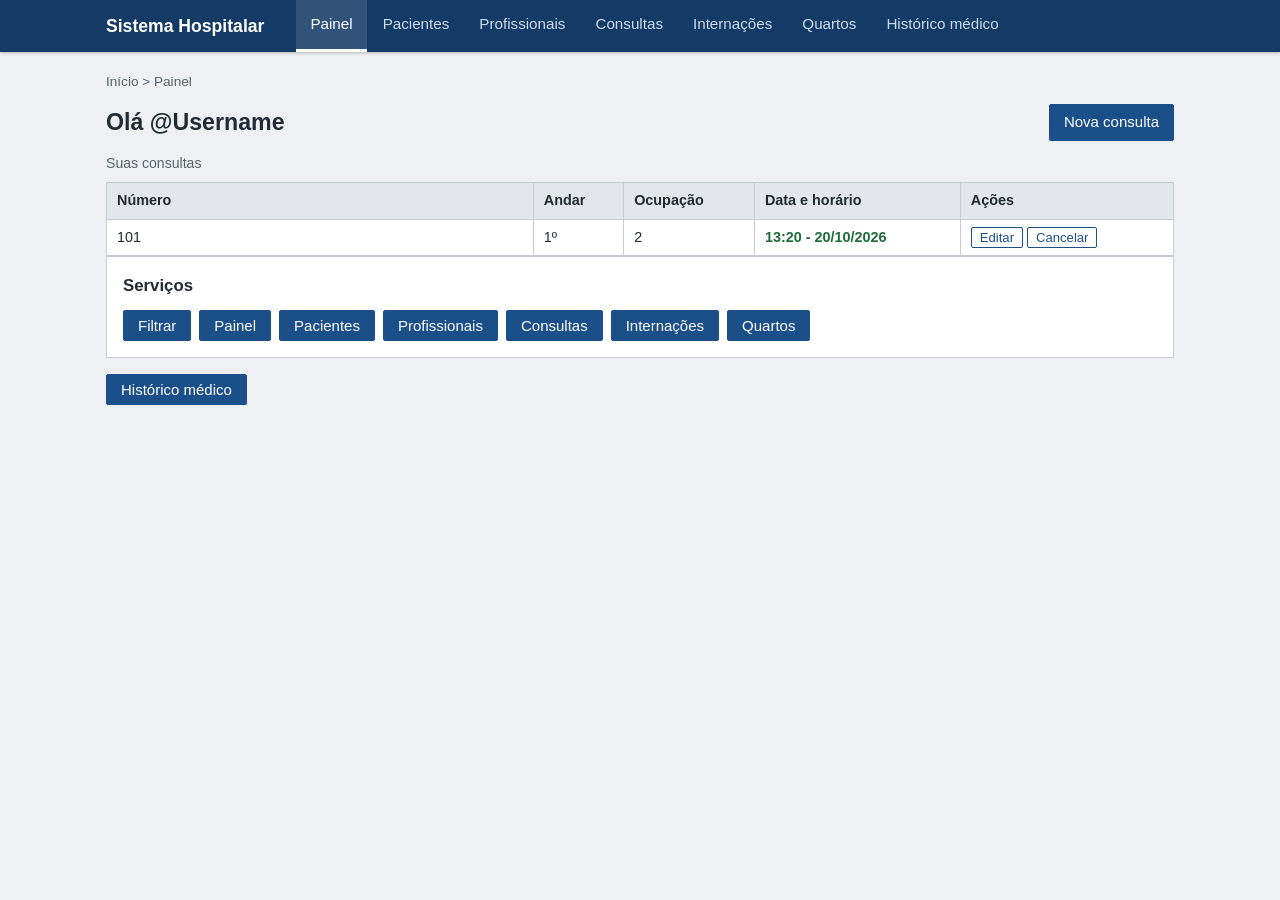
<file: src/index.html>
<!doctype html>
<html lang="pt-BR">

<head>
  <meta charset="utf-8" />
  <meta name="viewport" content="width=device-width,initial-scale=1" />
  <title>Quartos</title>
  <link rel="stylesheet" href="css/style.css" />
</head>

<body>
  <header class="cabecalho">
    <div class="cabecalho-interno">
      <a class="marca" href="index.html">Sistema Hospitalar</a>
      <nav id="menu-principal">
        <a href="index.html" class="ativo">Painel</a>
        <a href="pacientes.html">Pacientes</a>
        <a href="profissionais.html">Profissionais</a>
        <a href="consultas.html">Consultas</a>
        <a href="internacoes.html">Internações</a>
        <a href="quartos.html">Quartos</a>
        <a href="historico.html">Histórico médico</a>
      </nav>
    </div>
  </header>

  <main id="conteudo">
    <p class="caminho">Início > Painel</p>
    <div class="titulo-pagina">
      <h1>Olá <span> @Username </span></h1>
      <a class="botao" href="#novo-quarto">Nova consulta</a>
    </div>
    </section>

    <section>
      <p class="resumo" id="resumo-resultados">Suas consultas</p>
      <div class="tabela-rolavel">
        <table id="tabela-quartos">
          <thead>
            <tr>
              <th>Número</th>
              <th>Andar</th>
              <th>Ocupação</th>
              <th>Data e horário</th>
              <th>Ações</th>
            </tr>
          </thead>
          <tbody>
            <tr>
              <td>101</td>
              <td>1º</td>
              <td>2</td>
              <td><span class="situacao-disponivel">13:20 - 20/10/2026</span></td>
              <td>
                <button type="button" class="secundario botao-editar">
                  Editar
                </button>
                <button type="button" class="secundario botao-excluir">
                  Cancelar
                </button>
              </td>
            </tr>
            <tr>
          </tbody>
        </table>
      </div>
    </section>

    <section class="painel">
      <div class="tabela-servicos">  
        <h2>Serviços</h2>
        
        <div class="botoes">
          <button type="button" >Filtrar</button>
          <button type="button" href="index.html">Painel</button>
          <button type="button" href="pacientes.html">Pacientes</button>
          <button type="button" href="profissionais.html">Profissionais</button>
          <button type="button" href="consultas.html">Consultas</button>
          <button type="button" href="internacoes.html">Internações</button>
          <button type="button" href="quartos.html">Quartos</button>
        </div>
      </div>
      </section>

    <button type="button" id="botao-filtrar" href="historico.html">Histórico médico</button>
    
  </main>
</body>
</html>
</file>
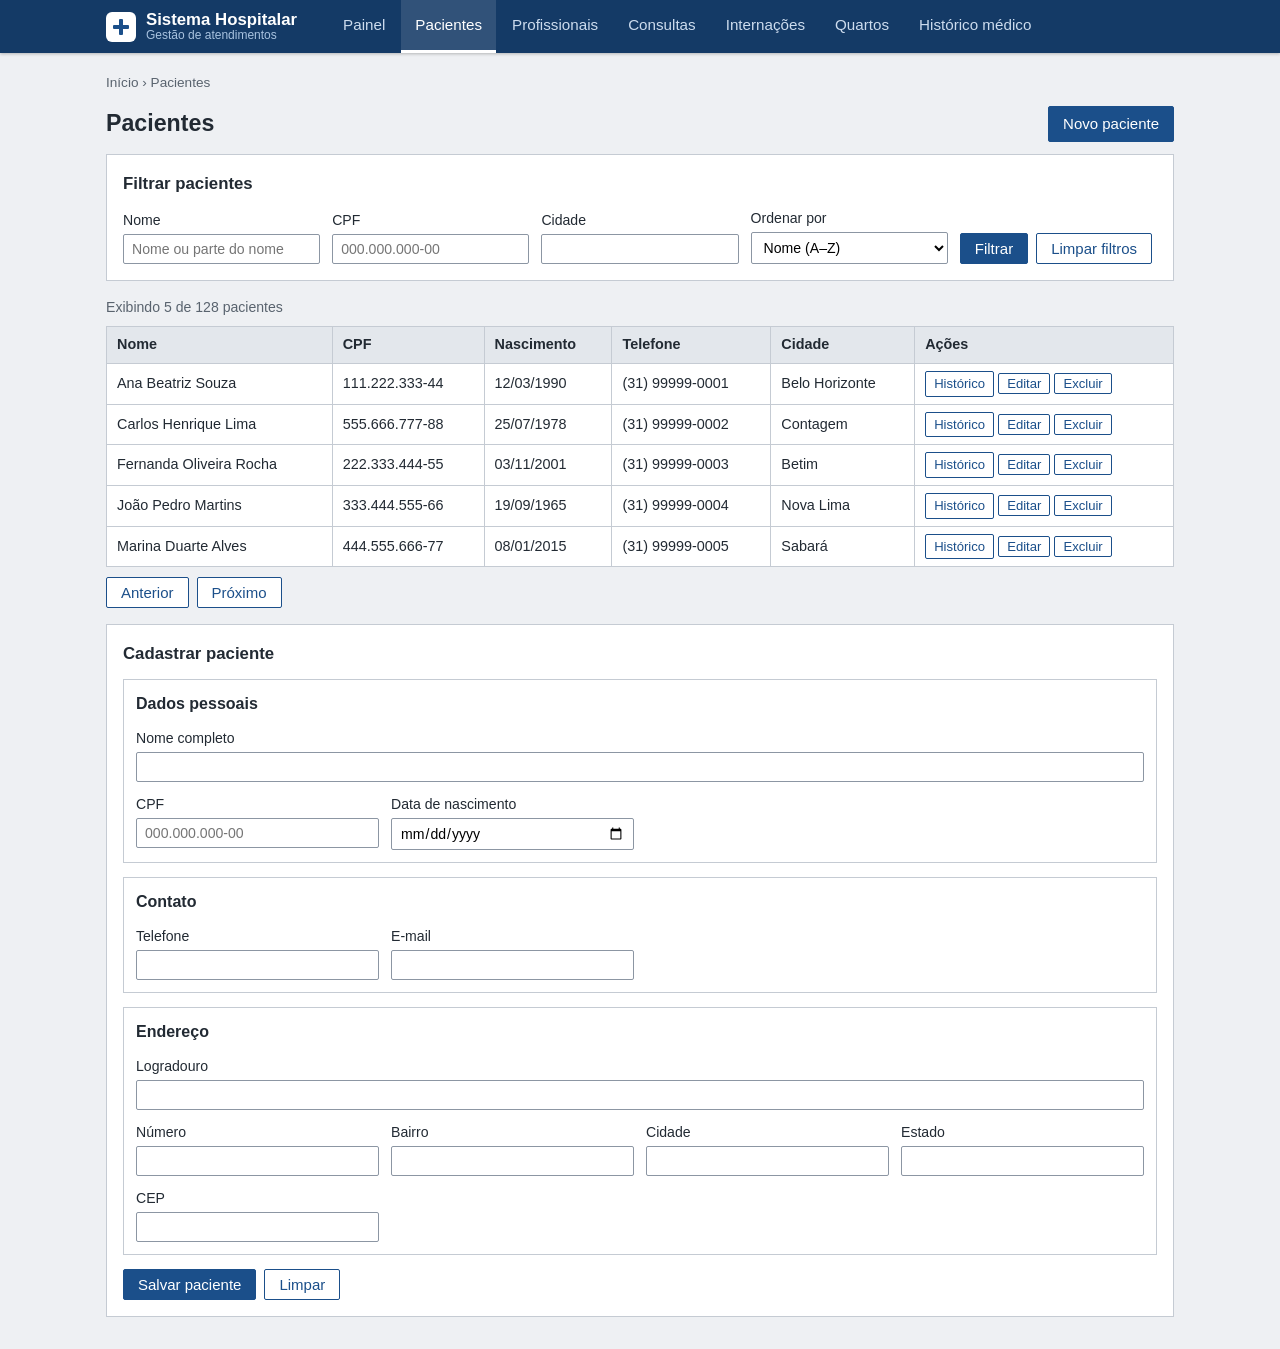
<file: pacientes.html>
<!doctype html>
<html lang="pt-BR">
  <head>
    <meta charset="utf-8" />
    <meta name="viewport" content="width=device-width,initial-scale=1" />
    <title>Pacientes · Sistema Hospitalar</title>
    <link rel="stylesheet" href="style.css" />
  </head>
  <body>
    <header class="cabecalho">
      <div class="cabecalho-interno">
        <a class="marca" href="index.html">
          <span class="marca-simbolo"></span>
          <span class="marca-texto"
            ><strong>Sistema Hospitalar</strong
            ><span class="marca-subtitulo">Gestão de atendimentos</span></span
          >
        </a>
        <nav id="menu-principal">
          <a href="index.html">Painel</a>
          <a href="pacientes.html" class="ativo">Pacientes</a>
          <a href="profissionais.html">Profissionais</a>
          <a href="consultas.html">Consultas</a>
          <a href="internacoes.html">Internações</a>
          <a href="quartos.html">Quartos</a>
          <a href="historico.html">Histórico médico</a>
        </nav>
      </div>
    </header>

    <main id="conteudo">
      <p class="caminho">Início › Pacientes</p>
      <div class="titulo-pagina">
        <h1>Pacientes</h1>
        <a class="botao" href="#novo-paciente">Novo paciente</a>
      </div>

      <section class="painel">
        <h2>Filtrar pacientes</h2>
        <form id="formulario-filtro" class="filtros" action="#">
          <label for="filtro-nome"
            >Nome
            <input
              type="search"
              id="filtro-nome"
              name="filtro-nome"
              placeholder="Nome ou parte do nome"
            />
          </label>
          <label for="filtro-cpf"
            >CPF
            <input
              type="text"
              id="filtro-cpf"
              name="filtro-cpf"
              placeholder="000.000.000-00"
            />
          </label>
          <label for="filtro-cidade"
            >Cidade
            <input type="text" id="filtro-cidade" name="filtro-cidade" />
          </label>
          <label for="filtro-ordem"
            >Ordenar por
            <select id="filtro-ordem" name="filtro-ordem">
              <option>Nome (A–Z)</option>
              <option>Nome (Z–A)</option>
              <option>Cadastro mais recente</option>
            </select>
          </label>
          <div class="botoes">
            <button type="button" id="botao-filtrar">Filtrar</button>
            <button type="button" class="secundario" id="botao-limpar-filtros">
              Limpar filtros
            </button>
          </div>
        </form>
      </section>

      <section>
        <p class="resumo" id="resumo-resultados">Exibindo 5 de 128 pacientes</p>
        <div class="tabela-rolavel">
          <table id="tabela-pacientes">
            <thead>
              <tr>
                <th>Nome</th>
                <th>CPF</th>
                <th>Nascimento</th>
                <th>Telefone</th>
                <th>Cidade</th>
                <th>Ações</th>
              </tr>
            </thead>
            <tbody>
              <tr>
                <td>Ana Beatriz Souza</td>
                <td>111.222.333-44</td>
                <td>12/03/1990</td>
                <td>(31) 99999-0001</td>
                <td>Belo Horizonte</td>
                <td>
                  <a class="botao secundario" href="historico.html"
                    >Histórico</a
                  >
                  <button type="button" class="secundario botao-editar">
                    Editar
                  </button>
                  <button type="button" class="secundario botao-excluir">
                    Excluir
                  </button>
                </td>
              </tr>
              <tr>
                <td>Carlos Henrique Lima</td>
                <td>555.666.777-88</td>
                <td>25/07/1978</td>
                <td>(31) 99999-0002</td>
                <td>Contagem</td>
                <td>
                  <a class="botao secundario" href="historico.html"
                    >Histórico</a
                  >
                  <button type="button" class="secundario botao-editar">
                    Editar
                  </button>
                  <button type="button" class="secundario botao-excluir">
                    Excluir
                  </button>
                </td>
              </tr>
              <tr>
                <td>Fernanda Oliveira Rocha</td>
                <td>222.333.444-55</td>
                <td>03/11/2001</td>
                <td>(31) 99999-0003</td>
                <td>Betim</td>
                <td>
                  <a class="botao secundario" href="historico.html"
                    >Histórico</a
                  >
                  <button type="button" class="secundario botao-editar">
                    Editar
                  </button>
                  <button type="button" class="secundario botao-excluir">
                    Excluir
                  </button>
                </td>
              </tr>
              <tr>
                <td>João Pedro Martins</td>
                <td>333.444.555-66</td>
                <td>19/09/1965</td>
                <td>(31) 99999-0004</td>
                <td>Nova Lima</td>
                <td>
                  <a class="botao secundario" href="historico.html"
                    >Histórico</a
                  >
                  <button type="button" class="secundario botao-editar">
                    Editar
                  </button>
                  <button type="button" class="secundario botao-excluir">
                    Excluir
                  </button>
                </td>
              </tr>
              <tr>
                <td>Marina Duarte Alves</td>
                <td>444.555.666-77</td>
                <td>08/01/2015</td>
                <td>(31) 99999-0005</td>
                <td>Sabará</td>
                <td>
                  <a class="botao secundario" href="historico.html"
                    >Histórico</a
                  >
                  <button type="button" class="secundario botao-editar">
                    Editar
                  </button>
                  <button type="button" class="secundario botao-excluir">
                    Excluir
                  </button>
                </td>
              </tr>
            </tbody>
          </table>
        </div>
        <nav class="paginacao" id="paginacao">
          <button type="button" class="secundario" id="botao-anterior">
            Anterior
          </button>
          <button type="button" class="secundario" id="botao-proximo">
            Próximo
          </button>
        </nav>
      </section>

      <section class="painel" id="novo-paciente">
        <h2>Cadastrar paciente</h2>
        <form id="formulario-paciente" action="#">
          <div class="grupo">
            <h3>Dados pessoais</h3>
            <label for="nome" class="largura-total"
              >Nome completo
              <input type="text" id="nome" name="nome" />
            </label>
            <label for="cpf"
              >CPF
              <input
                type="text"
                id="cpf"
                name="cpf"
                placeholder="000.000.000-00"
              />
            </label>
            <label for="data-nascimento"
              >Data de nascimento
              <input type="date" id="data-nascimento" name="dataNascimento" />
            </label>
          </div>
          <div class="grupo">
            <h3>Contato</h3>
            <label for="telefone"
              >Telefone
              <input type="tel" id="telefone" name="telefone" />
            </label>
            <label for="email"
              >E-mail
              <input type="email" id="email" name="email" />
            </label>
          </div>
          <div class="grupo">
            <h3>Endereço</h3>
            <label for="logradouro" class="largura-total"
              >Logradouro
              <input type="text" id="logradouro" name="logradouro" />
            </label>
            <label for="numero"
              >Número
              <input type="text" id="numero" name="numero" />
            </label>
            <label for="bairro"
              >Bairro
              <input type="text" id="bairro" name="bairro" />
            </label>
            <label for="cidade"
              >Cidade
              <input type="text" id="cidade" name="cidade" />
            </label>
            <label for="estado"
              >Estado
              <input type="text" id="estado" name="estado" />
            </label>
            <label for="cep"
              >CEP
              <input type="text" id="cep" name="cep" />
            </label>
          </div>
          <div class="botoes">
            <button type="button" id="botao-salvar">Salvar paciente</button>
            <button type="button" class="secundario" id="botao-limpar">
              Limpar
            </button>
          </div>
        </form>
      </section>
    </main>
  </body>
</html>
</file>
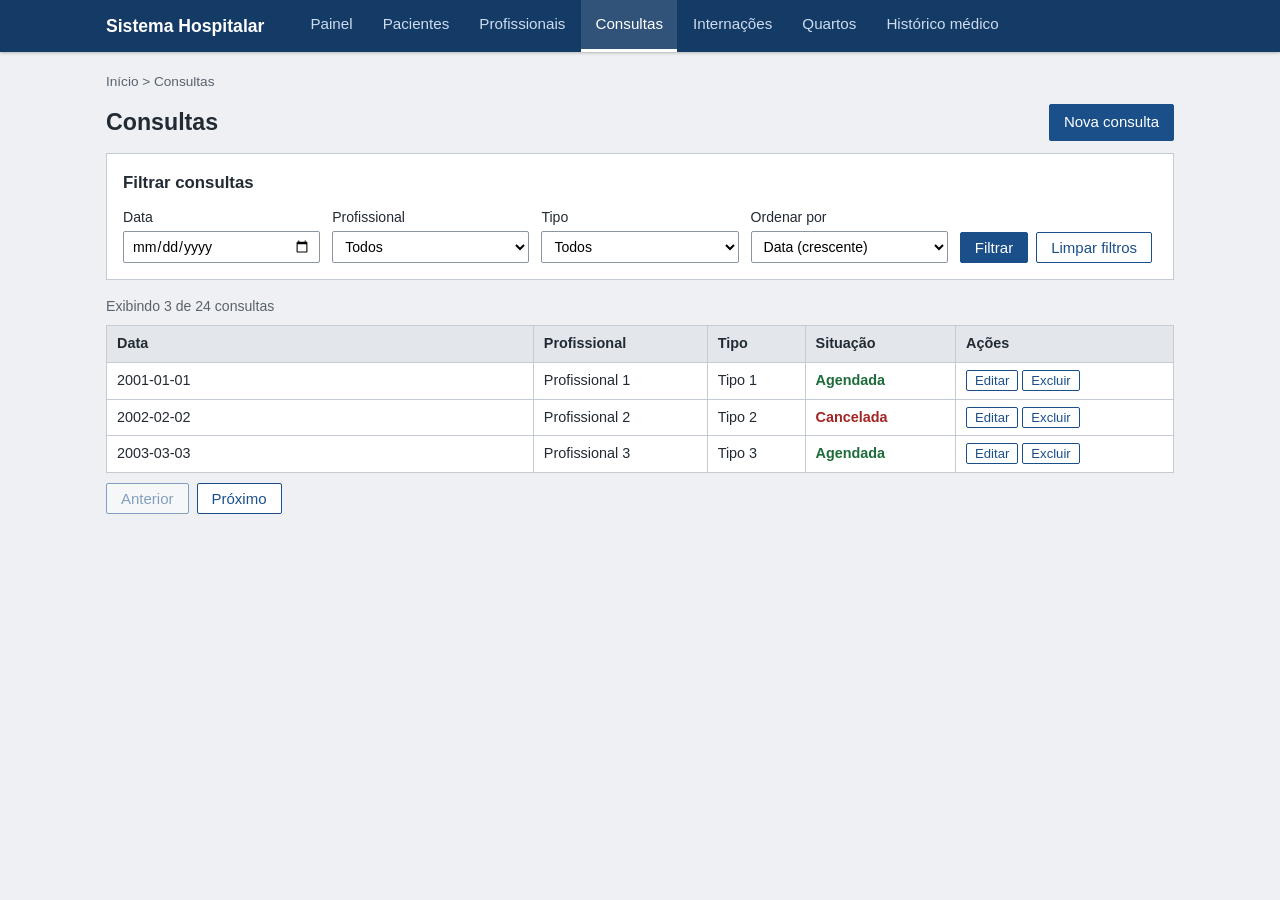
<file: src/consultas.html>
<!doctype html>
<html lang="pt-BR">
    <head>
        <meta charset="UTF-8" />
        <meta name="viewport" content="width=device-width, initial-scale=1.0" />
        <title>Consultas</title>

        <!-- CSS -->
        <link rel="stylesheet" href="css/style.css" />
    </head>

    <body>
        <header class="cabecalho">
            <div class="cabecalho-interno">
                <a class="marca" href="index.html">Sistema Hospitalar</a>

                <nav id="menu-principal">
                    <a href="index.html">Painel</a>
                    <a href="pacientes.html">Pacientes</a>
                    <a href="profissionais.html">Profissionais</a>
                    <a href="consultas.html" class="ativo">Consultas</a>
                    <a href="internacoes.html">Internações</a>
                    <a href="quartos.html">Quartos</a>
                    <a href="historico.html">Histórico médico</a>
                </nav>
            </div>
        </header>

        <main id="conteudo">
            <p class="caminho">Início > Consultas</p>

            <div class="titulo-pagina">
                <h1>Consultas</h1>

                <a class="botao" href="#nova-consulta">Nova consulta</a>
            </div>

            <section class="painel">
                <h2>Filtrar consultas</h2>

                <form id="formulario-filtro" class="filtros" action="#">
                    <label for="filtro-data"
                        >Data

                        <input type="date" id="filtro-data" name="filtroData" />
                    </label>

                    <label for="filtro-profissional"
                        >Profissional

                        <select
                            id="filtro-profissional"
                            name="filtroProfissional"
                        >
                            <option>Todos</option>
                            <option>Profissional 1</option>
                            <option>Profissional 2</option>
                            <option>Profissional 3</option>
                        </select>
                    </label>

                    <label for="filtro-situacao"
                        >Tipo

                        <select id="filtro-situacao" name="filtroSituacao">
                            <option>Todos</option>
                            <option>Tipo 1</option>
                            <option>Tipo 2</option>
                            <option>Tipo 3</option>
                        </select>
                    </label>

                    <label for="filtro-ordem"
                        >Ordenar por

                        <select id="filtro-ordem" name="filtroOrdem">
                            <option>Data (crescente)</option>
                            <option>Data (decrescente)</option>
                            <option>Profissional (crescente)</option>
                            <option>Profissional (decrescente)</option>
                            <option>Tipo (crescente)</option>
                            <option>Tipo (decrescente)</option>
                        </select>
                    </label>

                    <div class="botoes">
                        <button type="button" id="botao-filtrar">
                            Filtrar
                        </button>

                        <button
                            type="button"
                            class="secundario"
                            id="botao-limpar-filtros"
                        >
                            Limpar filtros
                        </button>
                    </div>
                </form>
            </section>

            <section>
                <p class="resumo" id="resumo-resultados">
                    Exibindo 3 de 24 consultas
                </p>

                <div class="tabela-rolavel">
                    <table id="tabela-quartos">
                        <thead>
                            <tr>
                                <th>Data</th>
                                <th>Profissional</th>
                                <th>Tipo</th>
                                <th>Situação</th>
                                <th>Ações</th>
                            </tr>
                        </thead>

                        <tbody>
                            <tr>
                                <td>2001-01-01</td>
                                <td>Profissional 1</td>
                                <td>Tipo 1</td>
                                <td>
                                    <span class="situacao-disponivel"
                                        >Agendada</span
                                    >
                                </td>
                                <td>
                                    <button
                                        type="button"
                                        class="secundario botao-editar"
                                    >
                                        Editar
                                    </button>

                                    <button
                                        type="button"
                                        class="secundario botao-excluir"
                                    >
                                        Excluir
                                    </button>
                                </td>
                            </tr>

                            <tr>
                                <td>2002-02-02</td>
                                <td>Profissional 2</td>
                                <td>Tipo 2</td>
                                <td>
                                    <span class="situacao-ocupado"
                                        >Cancelada</span
                                    >
                                </td>
                                <td>
                                    <button
                                        type="button"
                                        class="secundario botao-editar"
                                    >
                                        Editar
                                    </button>

                                    <button
                                        type="button"
                                        class="secundario botao-excluir"
                                    >
                                        Excluir
                                    </button>
                                </td>
                            </tr>

                            <tr>
                                <td>2003-03-03</td>
                                <td>Profissional 3</td>
                                <td>Tipo 3</td>
                                <td>
                                    <span class="situacao-disponivel"
                                        >Agendada</span
                                    >
                                </td>
                                <td>
                                    <button
                                        type="button"
                                        class="secundario botao-editar"
                                    >
                                        Editar
                                    </button>

                                    <button
                                        type="button"
                                        class="secundario botao-excluir"
                                    >
                                        Excluir
                                    </button>
                                </td>
                            </tr>
                        </tbody>
                    </table>
                </div>

                <nav class="paginacao" id="paginacao">
                    <button
                        type="button"
                        class="secundario"
                        id="botao-anterior"
                        disabled
                    >
                        Anterior
                    </button>

                    <button type="button" class="secundario" id="botao-proximo">
                        Próximo
                    </button>
                </nav>
            </section>
        </main>
    </body>
</html>
</file>
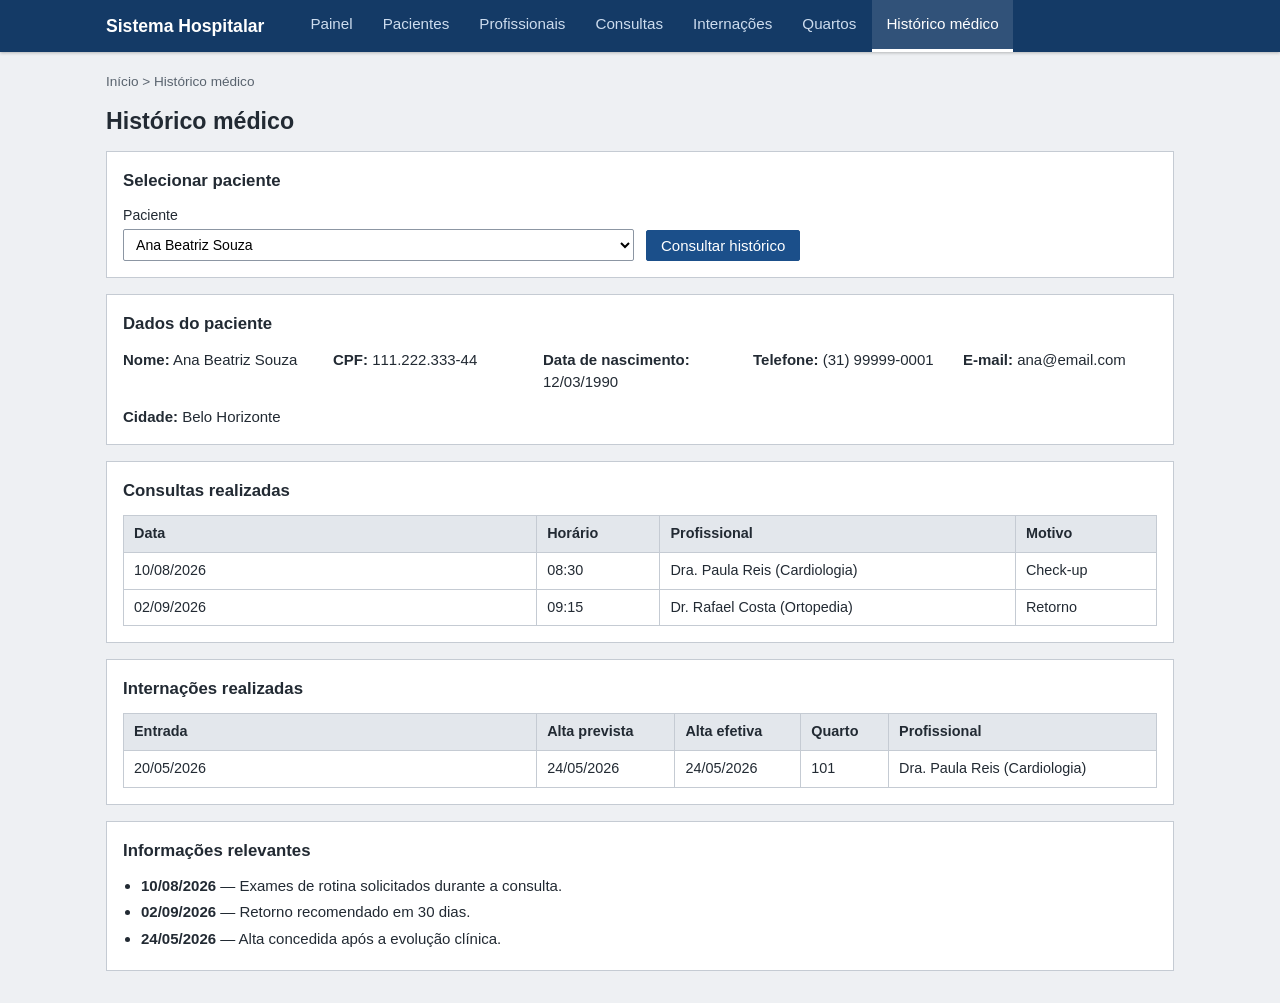
<file: src/historico.html>
<!doctype html>
<html lang="pt-BR">
  <head>
    <meta charset="utf-8" />
    <meta name="viewport" content="width=device-width,initial-scale=1" />
    <title>Histórico médico</title>
    <link rel="stylesheet" href="css/style.css" />
  </head>
  <body>
    <header class="cabecalho">
      <div class="cabecalho-interno">
        <a class="marca" href="index.html">Sistema Hospitalar</a>
        <nav id="menu-principal">
          <a href="index.html">Painel</a>
          <a href="pacientes.html">Pacientes</a>
          <a href="profissionais.html">Profissionais</a>
          <a href="consultas.html">Consultas</a>
          <a href="internacoes.html">Internações</a>
          <a href="quartos.html">Quartos</a>
          <a href="historico.html" class="ativo">Histórico médico</a>
        </nav>
      </div>
    </header>

    <main id="conteudo">
      <p class="caminho">Início > Histórico médico</p>
      <div class="titulo-pagina">
        <h1>Histórico médico</h1>
      </div>

      <section class="painel">
        <h2>Selecionar paciente</h2>
        <form id="formulario-historico" class="filtros" action="#">
          <label for="paciente"
            >Paciente
            <select id="paciente" name="paciente">
              <option>Ana Beatriz Souza</option>
              <option>Carlos Henrique Lima</option>
              <option>Fernanda Oliveira Rocha</option>
              <option>João Pedro Martins</option>
              <option>Marina Duarte Alves</option>
            </select>
          </label>
          <div class="botoes">
            <button type="button" id="botao-consultar">
              Consultar histórico
            </button>
          </div>
        </form>
      </section>

      <section class="painel">
        <h2>Dados do paciente</h2>
        <div class="dados-paciente" id="dados-paciente">
          <p><strong>Nome:</strong> Ana Beatriz Souza</p>
          <p><strong>CPF:</strong> 111.222.333-44</p>
          <p><strong>Data de nascimento:</strong> 12/03/1990</p>
          <p><strong>Telefone:</strong> (31) 99999-0001</p>
          <p><strong>E-mail:</strong> ana@email.com</p>
          <p><strong>Cidade:</strong> Belo Horizonte</p>
        </div>
      </section>

      <section class="painel">
        <h2>Consultas realizadas</h2>
        <div class="tabela-rolavel">
          <table id="tabela-consultas">
            <thead>
              <tr>
                <th>Data</th>
                <th>Horário</th>
                <th>Profissional</th>
                <th>Motivo</th>
              </tr>
            </thead>
            <tbody>
              <tr>
                <td>10/08/2026</td>
                <td>08:30</td>
                <td>Dra. Paula Reis (Cardiologia)</td>
                <td>Check-up</td>
              </tr>
              <tr>
                <td>02/09/2026</td>
                <td>09:15</td>
                <td>Dr. Rafael Costa (Ortopedia)</td>
                <td>Retorno</td>
              </tr>
            </tbody>
          </table>
        </div>
      </section>

      <section class="painel">
        <h2>Internações realizadas</h2>
        <div class="tabela-rolavel">
          <table id="tabela-internacoes">
            <thead>
              <tr>
                <th>Entrada</th>
                <th>Alta prevista</th>
                <th>Alta efetiva</th>
                <th>Quarto</th>
                <th>Profissional</th>
              </tr>
            </thead>
            <tbody>
              <tr>
                <td>20/05/2026</td>
                <td>24/05/2026</td>
                <td>24/05/2026</td>
                <td>101</td>
                <td>Dra. Paula Reis (Cardiologia)</td>
              </tr>
            </tbody>
          </table>
        </div>
      </section>

      <section class="painel">
        <h2>Informações relevantes</h2>
        <ul class="lista-informacoes" id="lista-informacoes">
          <li>
            <strong>10/08/2026</strong> — Exames de rotina solicitados durante a
            consulta.
          </li>
          <li><strong>02/09/2026</strong> — Retorno recomendado em 30 dias.</li>
          <li>
            <strong>24/05/2026</strong> — Alta concedida após a evolução
            clínica.
          </li>
        </ul>
      </section>
    </main>
  </body>
</html>
</file>
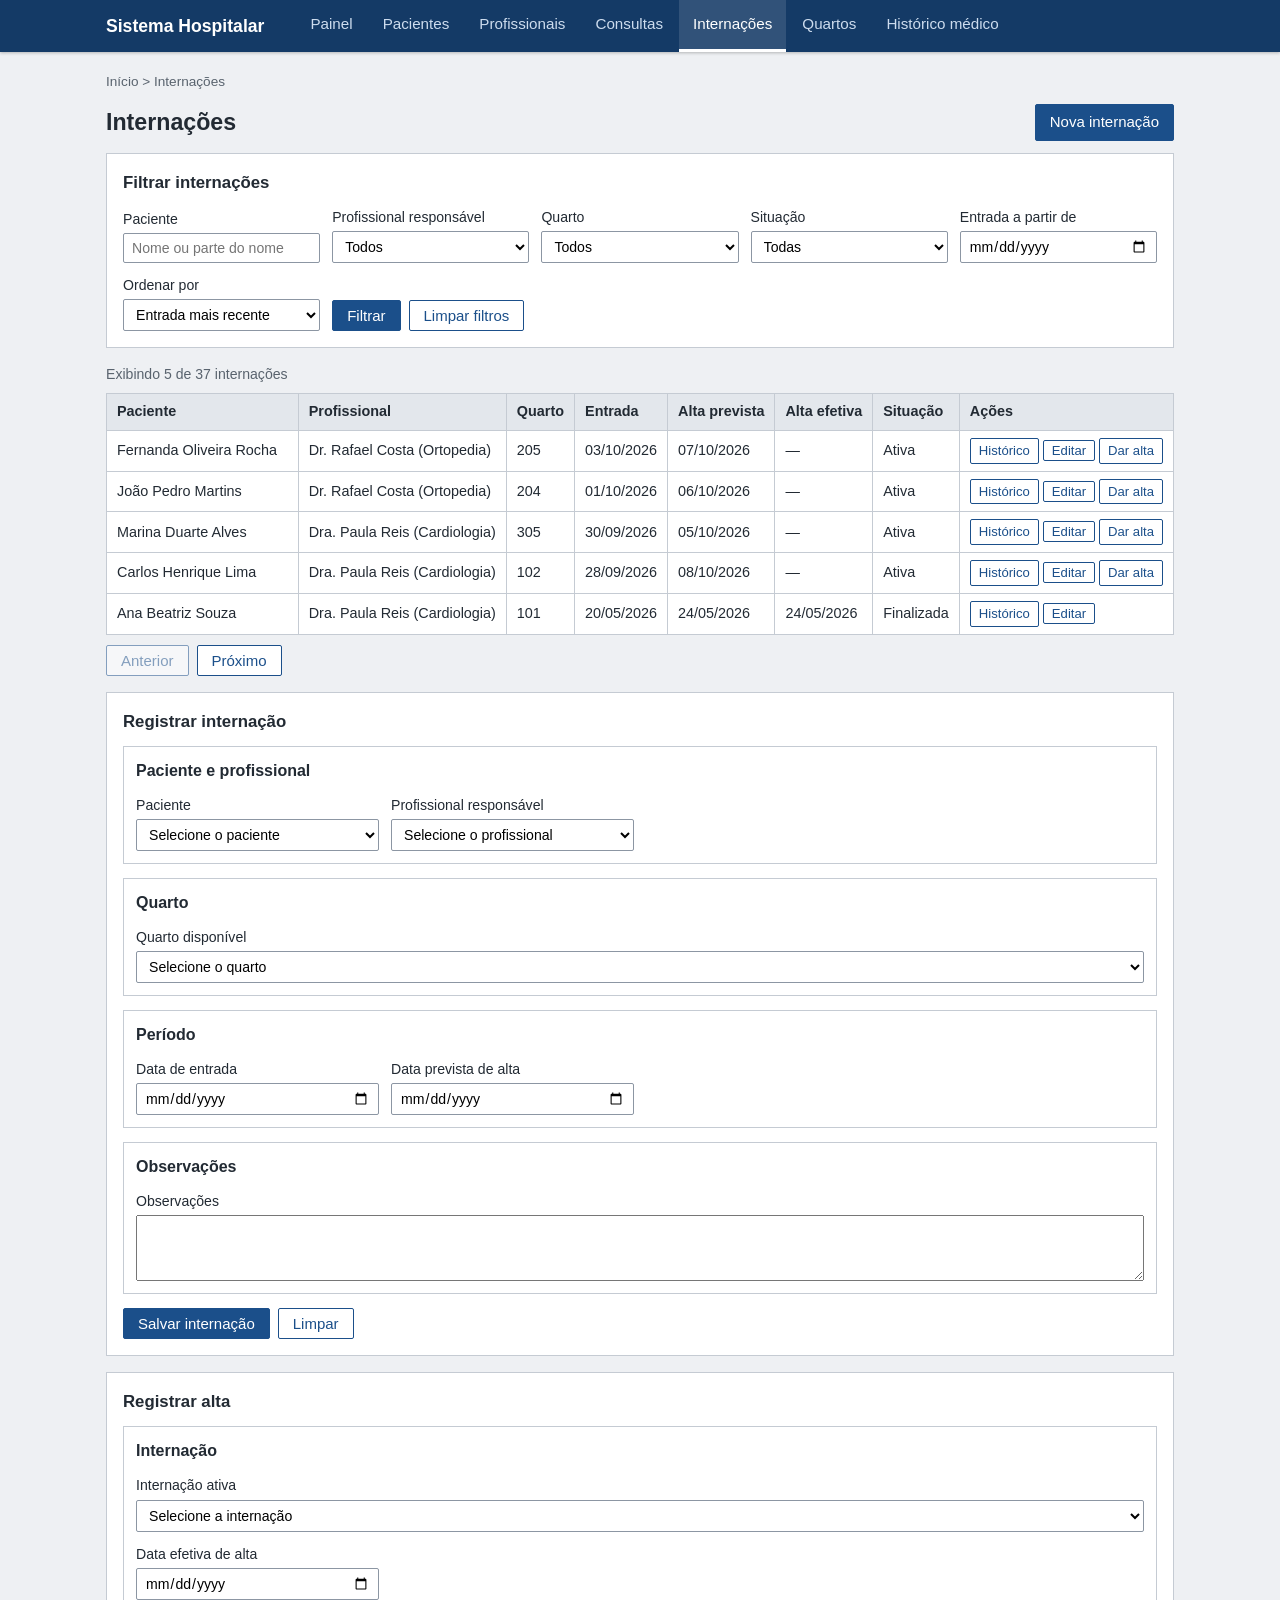
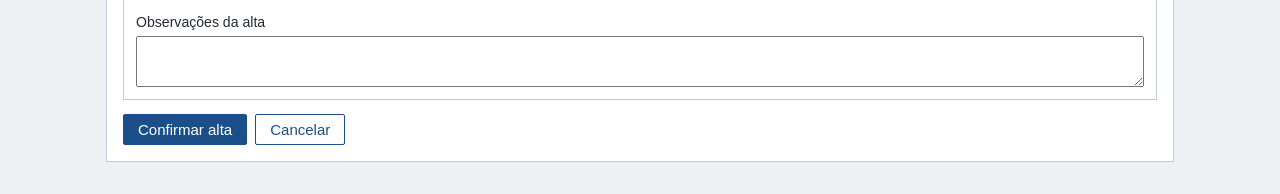
<file: src/internacoes.html>
<!doctype html>
<html lang="pt-BR">
  <head>
    <meta charset="utf-8" />
    <meta name="viewport" content="width=device-width,initial-scale=1" />
    <title>Internações</title>
    <link rel="stylesheet" href="css/style.css" />
  </head>
  <body>
    <header class="cabecalho">
      <div class="cabecalho-interno">
        <a class="marca" href="index.html">Sistema Hospitalar</a>
        <nav id="menu-principal">
          <a href="index.html">Painel</a>
          <a href="pacientes.html">Pacientes</a>
          <a href="profissionais.html">Profissionais</a>
          <a href="consultas.html">Consultas</a>
          <a href="internacoes.html" class="ativo">Internações</a>
          <a href="quartos.html">Quartos</a>
          <a href="historico.html">Histórico médico</a>
        </nav>
      </div>
    </header>

    <main id="conteudo">
      <p class="caminho">Início > Internações</p>
      <div class="titulo-pagina">
        <h1>Internações</h1>
        <a class="botao" href="#nova-internacao">Nova internação</a>
      </div>

      <section class="painel">
        <h2>Filtrar internações</h2>
        <form id="formulario-filtro" class="filtros" action="#">
          <label for="filtro-paciente"
            >Paciente
            <input
              type="search"
              id="filtro-paciente"
              name="filtroPaciente"
              placeholder="Nome ou parte do nome"
            />
          </label>
          <label for="filtro-profissional"
            >Profissional responsável
            <select id="filtro-profissional" name="filtroProfissional">
              <option>Todos</option>
              <option>Dra. Paula Reis (Cardiologia)</option>
              <option>Dr. Rafael Costa (Ortopedia)</option>
            </select>
          </label>
          <label for="filtro-quarto"
            >Quarto
            <select id="filtro-quarto" name="filtroQuarto">
              <option>Todos</option>
              <option>101</option>
              <option>102</option>
              <option>204</option>
              <option>205</option>
              <option>305</option>
            </select>
          </label>
          <label for="filtro-situacao"
            >Situação
            <select id="filtro-situacao" name="filtroSituacao">
              <option>Todas</option>
              <option>Ativa</option>
              <option>Finalizada</option>
            </select>
          </label>
          <label for="filtro-entrada"
            >Entrada a partir de
            <input type="date" id="filtro-entrada" name="filtroEntrada" />
          </label>
          <label for="filtro-ordem"
            >Ordenar por
            <select id="filtro-ordem" name="filtroOrdem">
              <option>Entrada mais recente</option>
              <option>Entrada mais antiga</option>
              <option>Alta prevista mais próxima</option>
              <option>Paciente (A–Z)</option>
            </select>
          </label>
          <div class="botoes">
            <button type="button" id="botao-filtrar">Filtrar</button>
            <button type="button" class="secundario" id="botao-limpar-filtros">
              Limpar filtros
            </button>
          </div>
        </form>
      </section>

      <section>
        <p class="resumo" id="resumo-resultados">
          Exibindo 5 de 37 internações
        </p>
        <div class="tabela-rolavel">
          <table id="tabela-internacoes">
            <thead>
              <tr>
                <th>Paciente</th>
                <th>Profissional</th>
                <th>Quarto</th>
                <th>Entrada</th>
                <th>Alta prevista</th>
                <th>Alta efetiva</th>
                <th>Situação</th>
                <th>Ações</th>
              </tr>
            </thead>
            <tbody>
              <tr>
                <td>Fernanda Oliveira Rocha</td>
                <td>Dr. Rafael Costa (Ortopedia)</td>
                <td>205</td>
                <td>03/10/2026</td>
                <td>07/10/2026</td>
                <td>—</td>
                <td>Ativa</td>
                <td>
                  <a class="botao secundario" href="historico.html"
                    >Histórico</a
                  >
                  <button type="button" class="secundario botao-editar">
                    Editar
                  </button>
                  <a class="botao secundario" href="#registrar-alta"
                    >Dar alta</a
                  >
                </td>
              </tr>
              <tr>
                <td>João Pedro Martins</td>
                <td>Dr. Rafael Costa (Ortopedia)</td>
                <td>204</td>
                <td>01/10/2026</td>
                <td>06/10/2026</td>
                <td>—</td>
                <td>Ativa</td>
                <td>
                  <a class="botao secundario" href="historico.html"
                    >Histórico</a
                  >
                  <button type="button" class="secundario botao-editar">
                    Editar
                  </button>
                  <a class="botao secundario" href="#registrar-alta"
                    >Dar alta</a
                  >
                </td>
              </tr>
              <tr>
                <td>Marina Duarte Alves</td>
                <td>Dra. Paula Reis (Cardiologia)</td>
                <td>305</td>
                <td>30/09/2026</td>
                <td>05/10/2026</td>
                <td>—</td>
                <td>Ativa</td>
                <td>
                  <a class="botao secundario" href="historico.html"
                    >Histórico</a
                  >
                  <button type="button" class="secundario botao-editar">
                    Editar
                  </button>
                  <a class="botao secundario" href="#registrar-alta"
                    >Dar alta</a
                  >
                </td>
              </tr>
              <tr>
                <td>Carlos Henrique Lima</td>
                <td>Dra. Paula Reis (Cardiologia)</td>
                <td>102</td>
                <td>28/09/2026</td>
                <td>08/10/2026</td>
                <td>—</td>
                <td>Ativa</td>
                <td>
                  <a class="botao secundario" href="historico.html"
                    >Histórico</a
                  >
                  <button type="button" class="secundario botao-editar">
                    Editar
                  </button>
                  <a class="botao secundario" href="#registrar-alta"
                    >Dar alta</a
                  >
                </td>
              </tr>
              <tr>
                <td>Ana Beatriz Souza</td>
                <td>Dra. Paula Reis (Cardiologia)</td>
                <td>101</td>
                <td>20/05/2026</td>
                <td>24/05/2026</td>
                <td>24/05/2026</td>
                <td>Finalizada</td>
                <td>
                  <a class="botao secundario" href="historico.html"
                    >Histórico</a
                  >
                  <button type="button" class="secundario botao-editar">
                    Editar
                  </button>
                </td>
              </tr>
            </tbody>
          </table>
        </div>
        <nav class="paginacao" id="paginacao">
          <button type="button" class="secundario" id="botao-anterior" disabled>
            Anterior
          </button>
          <button type="button" class="secundario" id="botao-proximo">
            Próximo
          </button>
        </nav>
      </section>

      <section class="painel" id="nova-internacao">
        <h2>Registrar internação</h2>
        <form id="formulario-internacao" action="#">
          <div class="grupo">
            <h3>Paciente e profissional</h3>
            <label for="paciente"
              >Paciente
              <select id="paciente" name="paciente">
                <option value="">Selecione o paciente</option>
                <option>Ana Beatriz Souza</option>
                <option>Carlos Henrique Lima</option>
                <option>Fernanda Oliveira Rocha</option>
                <option>João Pedro Martins</option>
                <option>Marina Duarte Alves</option>
              </select>
            </label>
            <label for="profissional"
              >Profissional responsável
              <select id="profissional" name="profissional">
                <option value="">Selecione o profissional</option>
                <option>Dra. Paula Reis (Cardiologia)</option>
                <option>Dr. Rafael Costa (Ortopedia)</option>
              </select>
            </label>
          </div>
          <div class="grupo">
            <h3>Quarto</h3>
            <label for="quarto" class="largura-total"
              >Quarto disponível
              <select id="quarto" name="quarto">
                <option value="">Selecione o quarto</option>
                <option>101 — 1º andar (ocupação 0/2)</option>
                <option>205 — 2º andar (ocupação 1/3)</option>
                <option>305 — 3º andar (ocupação 2/4)</option>
              </select>
            </label>
          </div>
          <div class="grupo">
            <h3>Período</h3>
            <label for="data-entrada"
              >Data de entrada
              <input type="date" id="data-entrada" name="dataEntrada" />
            </label>
            <label for="data-prevista-alta"
              >Data prevista de alta
              <input
                type="date"
                id="data-prevista-alta"
                name="dataPrevistaAlta"
              />
            </label>
          </div>
          <div class="grupo">
            <h3>Observações</h3>
            <label for="observacoes" class="largura-total"
              >Observações
              <textarea id="observacoes" name="observacoes" rows="4"></textarea>
            </label>
          </div>
          <div class="botoes">
            <button type="button" id="botao-salvar">Salvar internação</button>
            <button type="button" class="secundario" id="botao-limpar">
              Limpar
            </button>
          </div>
        </form>
      </section>

      <section class="painel" id="registrar-alta">
        <h2>Registrar alta</h2>
        <form id="formulario-alta" action="#">
          <div class="grupo">
            <h3>Internação</h3>
            <label for="internacao-ativa" class="largura-total"
              >Internação ativa
              <select id="internacao-ativa" name="internacao">
                <option value="">Selecione a internação</option>
                <option>
                  Fernanda Oliveira Rocha — Quarto 205 (entrada 03/10/2026)
                </option>
                <option>
                  João Pedro Martins — Quarto 204 (entrada 01/10/2026)
                </option>
                <option>
                  Marina Duarte Alves — Quarto 305 (entrada 30/09/2026)
                </option>
                <option>
                  Carlos Henrique Lima — Quarto 102 (entrada 28/09/2026)
                </option>
              </select>
            </label>
            <label for="data-efetiva-alta"
              >Data efetiva de alta
              <input
                type="date"
                id="data-efetiva-alta"
                name="dataEfetivaAlta"
              />
            </label>
            <label for="observacoes-alta" class="largura-total"
              >Observações da alta
              <textarea
                id="observacoes-alta"
                name="observacoesAlta"
                rows="3"
              ></textarea>
            </label>
          </div>
          <div class="botoes">
            <button type="button" id="botao-confirmar-alta">
              Confirmar alta
            </button>
            <button type="button" class="secundario" id="botao-cancelar-alta">
              Cancelar
            </button>
          </div>
        </form>
      </section>
    </main>
  </body>
</html>
</file>
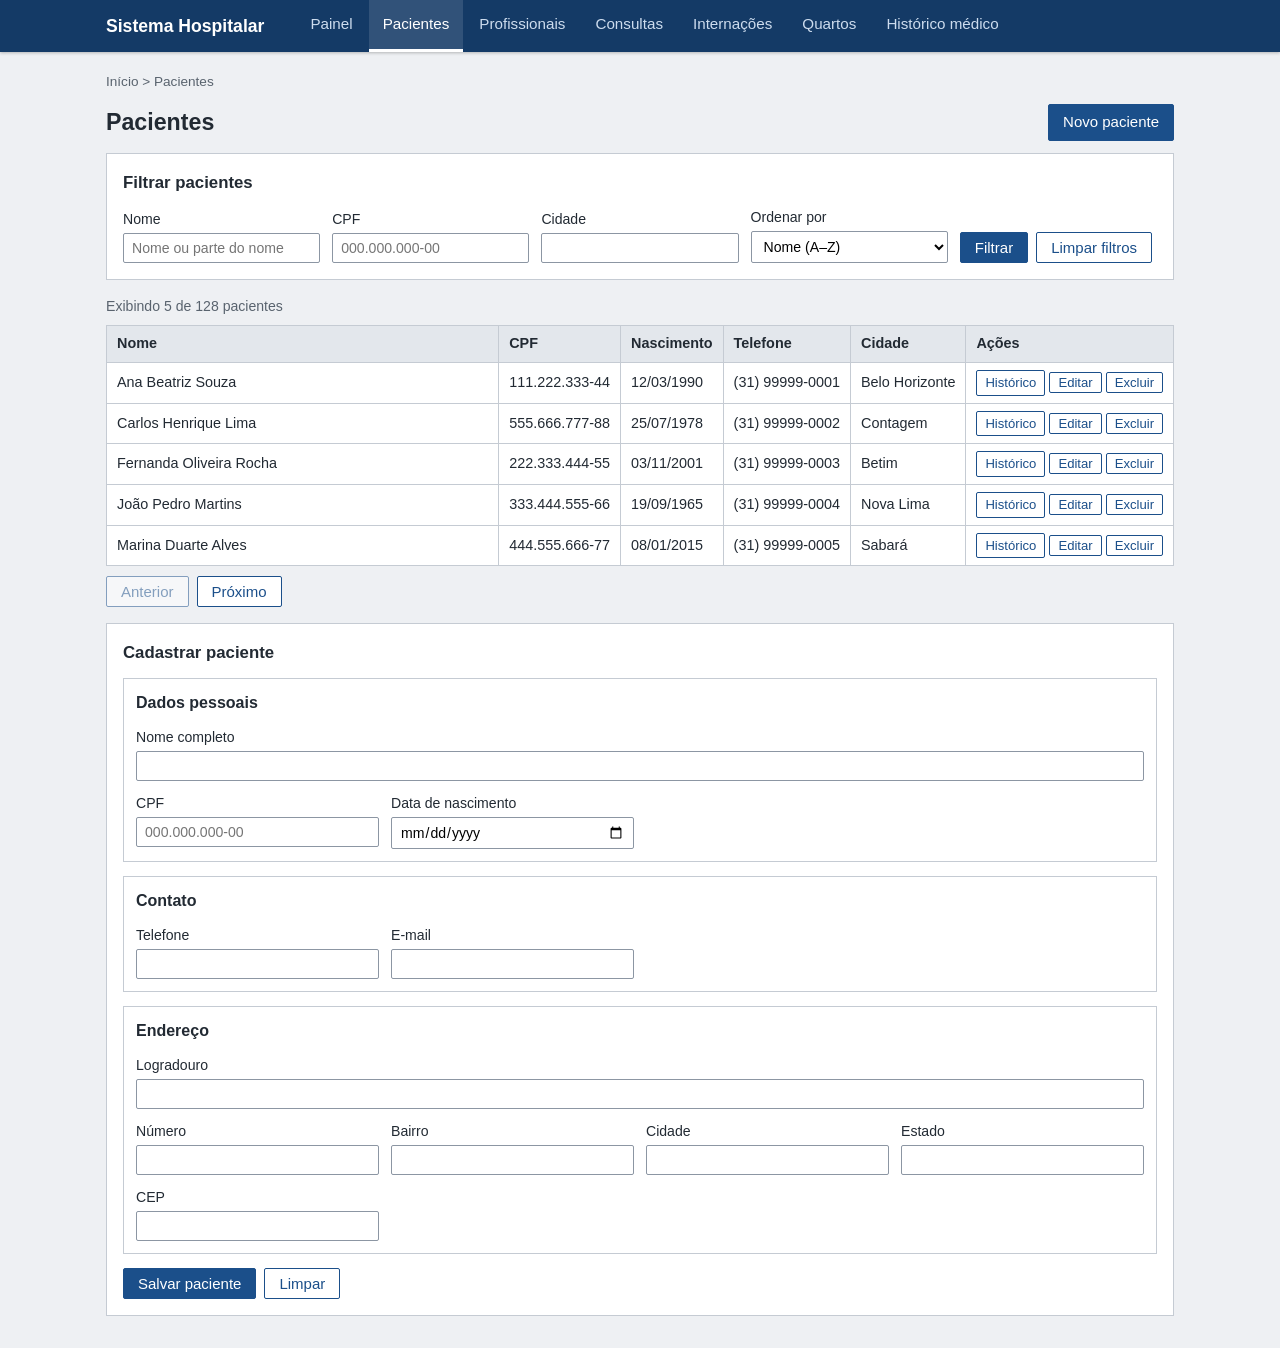
<file: src/pacientes.html>
<!doctype html>
<html lang="pt-BR">
  <head>
    <meta charset="utf-8" />
    <meta name="viewport" content="width=device-width,initial-scale=1" />
    <title>Pacientes</title>
    <link rel="stylesheet" href="css/style.css" />
  </head>
  <body>
    <header class="cabecalho">
      <div class="cabecalho-interno">
        <a class="marca" href="index.html">Sistema Hospitalar</a>
        <nav id="menu-principal">
          <a href="index.html">Painel</a>
          <a href="pacientes.html" class="ativo">Pacientes</a>
          <a href="profissionais.html">Profissionais</a>
          <a href="consultas.html">Consultas</a>
          <a href="internacoes.html">Internações</a>
          <a href="quartos.html">Quartos</a>
          <a href="historico.html">Histórico médico</a>
        </nav>
      </div>
    </header>

    <main id="conteudo">
      <p class="caminho">Início > Pacientes</p>
      <div class="titulo-pagina">
        <h1>Pacientes</h1>
        <a class="botao" href="#novo-paciente">Novo paciente</a>
      </div>

      <section class="painel">
        <h2>Filtrar pacientes</h2>
        <form id="formulario-filtro" class="filtros" action="#">
          <label for="filtro-nome"
            >Nome
            <input
              type="search"
              id="filtro-nome"
              name="filtro-nome"
              placeholder="Nome ou parte do nome"
            />
          </label>
          <label for="filtro-cpf"
            >CPF
            <input
              type="text"
              id="filtro-cpf"
              name="filtro-cpf"
              placeholder="000.000.000-00"
            />
          </label>
          <label for="filtro-cidade"
            >Cidade
            <input type="text" id="filtro-cidade" name="filtro-cidade" />
          </label>
          <label for="filtro-ordem"
            >Ordenar por
            <select id="filtro-ordem" name="filtro-ordem">
              <option>Nome (A–Z)</option>
              <option>Nome (Z–A)</option>
              <option>Cadastro mais recente</option>
            </select>
          </label>
          <div class="botoes">
            <button type="button" id="botao-filtrar">Filtrar</button>
            <button type="button" class="secundario" id="botao-limpar-filtros">
              Limpar filtros
            </button>
          </div>
        </form>
      </section>

      <section>
        <p class="resumo" id="resumo-resultados">Exibindo 5 de 128 pacientes</p>
        <div class="tabela-rolavel">
          <table id="tabela-pacientes">
            <thead>
              <tr>
                <th>Nome</th>
                <th>CPF</th>
                <th>Nascimento</th>
                <th>Telefone</th>
                <th>Cidade</th>
                <th>Ações</th>
              </tr>
            </thead>
            <tbody>
              <tr>
                <td>Ana Beatriz Souza</td>
                <td>111.222.333-44</td>
                <td>12/03/1990</td>
                <td>(31) 99999-0001</td>
                <td>Belo Horizonte</td>
                <td>
                  <a class="botao secundario" href="historico.html"
                    >Histórico</a
                  >
                  <button type="button" class="secundario botao-editar">
                    Editar
                  </button>
                  <button type="button" class="secundario botao-excluir">
                    Excluir
                  </button>
                </td>
              </tr>
              <tr>
                <td>Carlos Henrique Lima</td>
                <td>555.666.777-88</td>
                <td>25/07/1978</td>
                <td>(31) 99999-0002</td>
                <td>Contagem</td>
                <td>
                  <a class="botao secundario" href="historico.html"
                    >Histórico</a
                  >
                  <button type="button" class="secundario botao-editar">
                    Editar
                  </button>
                  <button type="button" class="secundario botao-excluir">
                    Excluir
                  </button>
                </td>
              </tr>
              <tr>
                <td>Fernanda Oliveira Rocha</td>
                <td>222.333.444-55</td>
                <td>03/11/2001</td>
                <td>(31) 99999-0003</td>
                <td>Betim</td>
                <td>
                  <a class="botao secundario" href="historico.html"
                    >Histórico</a
                  >
                  <button type="button" class="secundario botao-editar">
                    Editar
                  </button>
                  <button type="button" class="secundario botao-excluir">
                    Excluir
                  </button>
                </td>
              </tr>
              <tr>
                <td>João Pedro Martins</td>
                <td>333.444.555-66</td>
                <td>19/09/1965</td>
                <td>(31) 99999-0004</td>
                <td>Nova Lima</td>
                <td>
                  <a class="botao secundario" href="historico.html"
                    >Histórico</a
                  >
                  <button type="button" class="secundario botao-editar">
                    Editar
                  </button>
                  <button type="button" class="secundario botao-excluir">
                    Excluir
                  </button>
                </td>
              </tr>
              <tr>
                <td>Marina Duarte Alves</td>
                <td>444.555.666-77</td>
                <td>08/01/2015</td>
                <td>(31) 99999-0005</td>
                <td>Sabará</td>
                <td>
                  <a class="botao secundario" href="historico.html"
                    >Histórico</a
                  >
                  <button type="button" class="secundario botao-editar">
                    Editar
                  </button>
                  <button type="button" class="secundario botao-excluir">
                    Excluir
                  </button>
                </td>
              </tr>
            </tbody>
          </table>
        </div>
        <nav class="paginacao" id="paginacao">
          <button type="button" class="secundario" id="botao-anterior" disabled>
            Anterior
          </button>
          <button type="button" class="secundario" id="botao-proximo">
            Próximo
          </button>
        </nav>
      </section>

      <section class="painel" id="novo-paciente">
        <h2>Cadastrar paciente</h2>
        <form id="formulario-paciente" action="#">
          <div class="grupo">
            <h3>Dados pessoais</h3>
            <label for="nome" class="largura-total"
              >Nome completo
              <input type="text" id="nome" name="nome" />
            </label>
            <label for="cpf"
              >CPF
              <input
                type="text"
                id="cpf"
                name="cpf"
                placeholder="000.000.000-00"
              />
            </label>
            <label for="data-nascimento"
              >Data de nascimento
              <input type="date" id="data-nascimento" name="dataNascimento" />
            </label>
          </div>
          <div class="grupo">
            <h3>Contato</h3>
            <label for="telefone"
              >Telefone
              <input type="tel" id="telefone" name="telefone" />
            </label>
            <label for="email"
              >E-mail
              <input type="email" id="email" name="email" />
            </label>
          </div>
          <div class="grupo">
            <h3>Endereço</h3>
            <label for="logradouro" class="largura-total"
              >Logradouro
              <input type="text" id="logradouro" name="logradouro" />
            </label>
            <label for="numero"
              >Número
              <input type="text" id="numero" name="numero" />
            </label>
            <label for="bairro"
              >Bairro
              <input type="text" id="bairro" name="bairro" />
            </label>
            <label for="cidade"
              >Cidade
              <input type="text" id="cidade" name="cidade" />
            </label>
            <label for="estado"
              >Estado
              <input type="text" id="estado" name="estado" />
            </label>
            <label for="cep"
              >CEP
              <input type="text" id="cep" name="cep" />
            </label>
          </div>
          <div class="botoes">
            <button type="button" id="botao-salvar">Salvar paciente</button>
            <button type="button" class="secundario" id="botao-limpar">
              Limpar
            </button>
          </div>
        </form>
      </section>
    </main>
  </body>
</html>
</file>
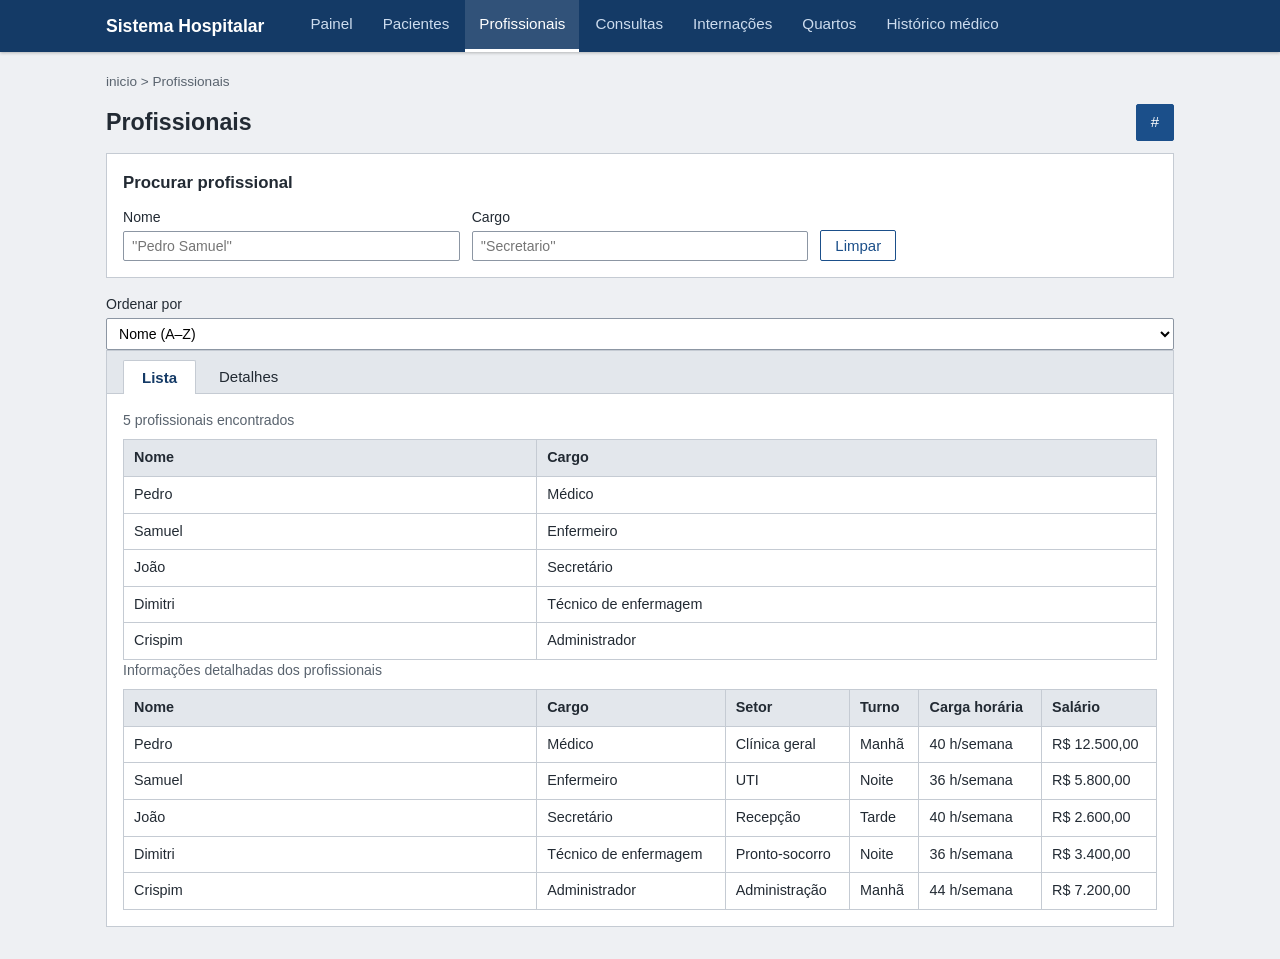
<file: src/profissionais.html>
<!DOCTYPE html>
<html lang="pt-BR">

<head>
    <meta charset="UTF-8">
    <meta name="viewport" content="width=device-width, initial-scale=1.0">
    <link rel="stylesheet" href="css/style.css">
    <title>Profissionais</title>
</head>

<body>
    <header class="cabecalho">
        <div class="cabecalho-interno">
            <a class="marca" href="index.html">Sistema Hospitalar</a>
            <nav id="menu-principal">
                <a href="index.html">Painel</a>
                <a href="pacientes.html">Pacientes</a>
                <a href="profissionais.html" class="ativo">Profissionais</a>
                <a href="consultas.html">Consultas</a>
                <a href="internacoes.html">Internações</a>
                <a href="quartos.html">Quartos</a>
                <a href="historico.html">Histórico médico</a>
            </nav>
        </div>
    </header>

    <main id="conteudo">
        <p class="caminho">inicio > Profissionais</p>
        <div class="titulo-pagina">
            <h1>Profissionais</h1>
            <a class="botao" href="#"> #</a>
        </div>

        <section class="painel">
            <h2>Procurar profissional</h2>
            <form id="formulario-filtro" class="filtros" action="#">
                <label for="filtro-nome">Nome
                    <input type="search" id="filtro-nome" name="filtro-nome" placeholder="''Pedro Samuel''" />
                </label>

                <label for="filtro-cidade">Cargo
                    <input type="text" id="filtro-cargo" name="filtro-cargo" placeholder="''Secretario''" />
                </label>

                <div class="botoes">
                    <button type="button" class="secundario" id="botao-limpar-filtros">
                        Limpar
                    </button>
                </div>
            </form>
        </section>
        <label for="filtro-ordem">Ordenar por
            <select id="filtro-ordem" name="filtro-ordem">
                <option>Nome (A–Z)</option>
                <option>Nome (Z–A)</option>
            </select>
        </label>

        <section class="painel">
            <div class="abas" role="tablist" aria-label="Visualização dos profissionais">
                <button type="button" class="aba ativa" role="tab" id="aba-lista" aria-selected="true"
                    aria-controls="painel-lista">Lista</button>
                <button type="button" class="aba" role="tab" id="aba-detalhes" aria-selected="false"
                    aria-controls="painel-detalhes" tabindex="-1">Detalhes</button>
            </div>

            <div id="painel-lista" role="tabpanel" aria-labelledby="aba-lista">
                <p class="resumo">5 profissionais encontrados</p>
                <div class="tabela-rolavel">
                    <table>
                        <thead>
                            <tr>
                                <th scope="col">Nome</th>
                                <th scope="col">Cargo</th>
                            </tr>
                        </thead>
                        <tbody>
                            <tr>
                                <td>Pedro</td>
                                <td>Médico</td>
                            </tr>
                            <tr>
                                <td>Samuel</td>
                                <td>Enfermeiro</td>
                            </tr>
                            <tr>
                                <td>João</td>
                                <td>Secretário</td>
                            </tr>
                            <tr>
                                <td>Dimitri</td>
                                <td>Técnico de enfermagem</td>
                            </tr>
                            <tr>
                                <td>Crispim</td>
                                <td>Administrador</td>
                            </tr>
                        </tbody>
                    </table>
                </div>
            </div>
<!-- colocar o hidden depois -->
            <div id="painel-detalhes" role="tabpanel" aria-labelledby="aba-detalhes" >
                <p class="resumo">Informações detalhadas dos profissionais</p>
                <div class="tabela-rolavel">
                    <table>
                        <thead>
                            <tr>
                                <th scope="col">Nome</th>
                                <th scope="col">Cargo</th>
                                <th scope="col">Setor</th>
                                <th scope="col">Turno</th>
                                <th scope="col">Carga horária</th>
                                <th scope="col">Salário</th>
                            </tr>
                        </thead>
                        <tbody>
                            <tr>
                                <td>Pedro</td>
                                <td>Médico</td>
                                <td>Clínica geral</td>
                                <td>Manhã</td>
                                <td>40 h/semana</td>
                                <td>R$ 12.500,00</td>
                            </tr>
                            <tr>
                                <td>Samuel</td>
                                <td>Enfermeiro</td>
                                <td>UTI</td>
                                <td>Noite</td>
                                <td>36 h/semana</td>
                                <td>R$ 5.800,00</td>
                            </tr>
                            <tr>
                                <td>João</td>
                                <td>Secretário</td>
                                <td>Recepção</td>
                                <td>Tarde</td>
                                <td>40 h/semana</td>
                                <td>R$ 2.600,00</td>
                            </tr>
                            <tr>
                                <td>Dimitri</td>
                                <td>Técnico de enfermagem</td>
                                <td>Pronto-socorro</td>
                                <td>Noite</td>
                                <td>36 h/semana</td>
                                <td>R$ 3.400,00</td>
                            </tr>
                            <tr>
                                <td>Crispim</td>
                                <td>Administrador</td>
                                <td>Administração</td>
                                <td>Manhã</td>
                                <td>44 h/semana</td>
                                <td>R$ 7.200,00</td>
                            </tr>
                        </tbody>
                    </table>
                </div>
            </div>
        </section>


    </main>

</body>

</html>
</file>
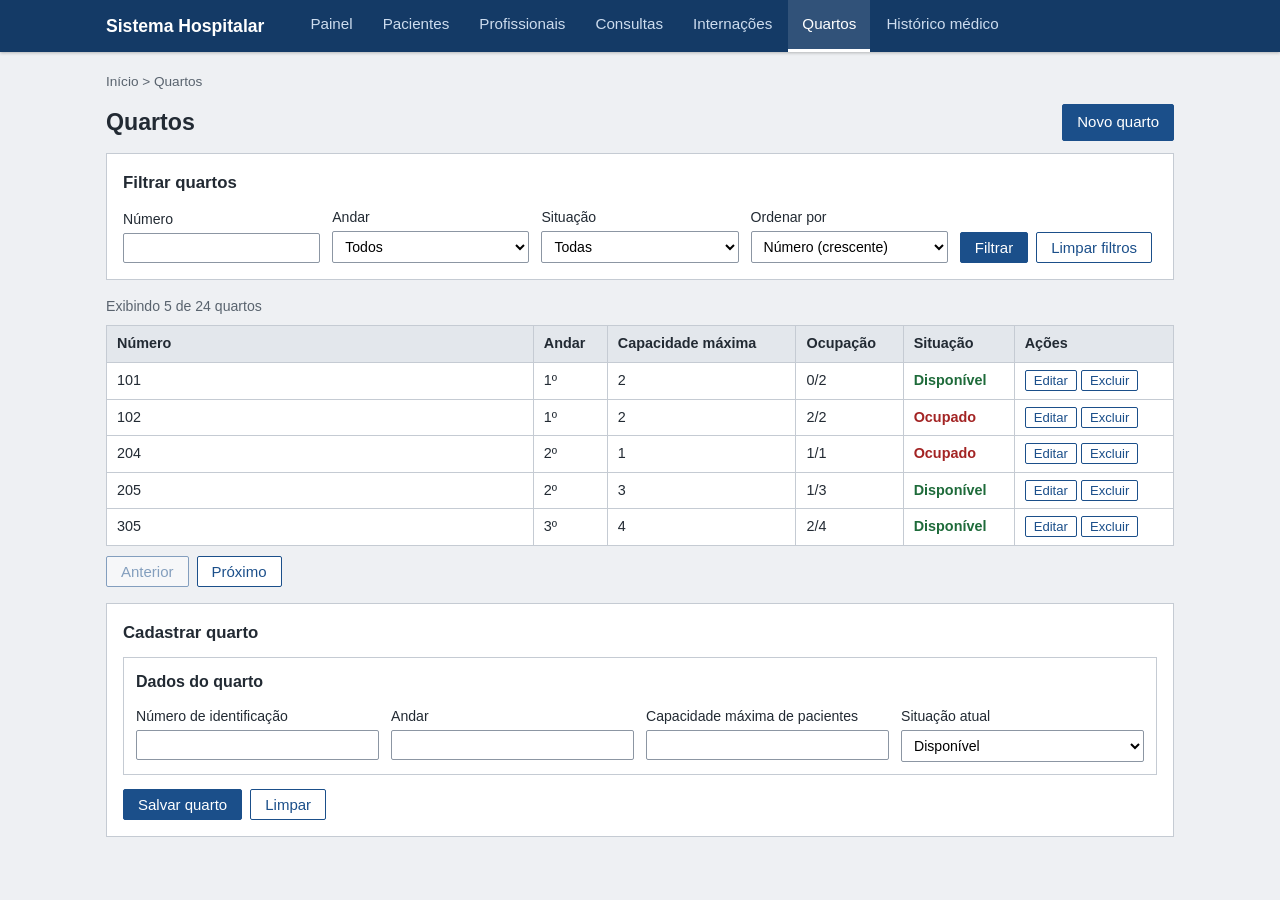
<file: src/quartos.html>
<!doctype html>
<html lang="pt-BR">
  <head>
    <meta charset="utf-8" />
    <meta name="viewport" content="width=device-width,initial-scale=1" />
    <title>Quartos</title>
    <link rel="stylesheet" href="css/style.css" />
  </head>
  <body>
    <header class="cabecalho">
      <div class="cabecalho-interno">
        <a class="marca" href="index.html">Sistema Hospitalar</a>
        <nav id="menu-principal">
          <a href="index.html">Painel</a>
          <a href="pacientes.html">Pacientes</a>
          <a href="profissionais.html">Profissionais</a>
          <a href="consultas.html">Consultas</a>
          <a href="internacoes.html">Internações</a>
          <a href="quartos.html" class="ativo">Quartos</a>
          <a href="historico.html">Histórico médico</a>
        </nav>
      </div>
    </header>

    <main id="conteudo">
      <p class="caminho">Início > Quartos</p>
      <div class="titulo-pagina">
        <h1>Quartos</h1>
        <a class="botao" href="#novo-quarto">Novo quarto</a>
      </div>

      <section class="painel">
        <h2>Filtrar quartos</h2>
        <form id="formulario-filtro" class="filtros" action="#">
          <label for="filtro-numero"
            >Número
            <input type="text" id="filtro-numero" name="filtroNumero" />
          </label>
          <label for="filtro-andar"
            >Andar
            <select id="filtro-andar" name="filtroAndar">
              <option>Todos</option>
              <option>1º andar</option>
              <option>2º andar</option>
              <option>3º andar</option>
              <option>4º andar</option>
            </select>
          </label>
          <label for="filtro-situacao"
            >Situação
            <select id="filtro-situacao" name="filtroSituacao">
              <option>Todas</option>
              <option>Disponível</option>
              <option>Ocupado</option>
            </select>
          </label>
          <label for="filtro-ordem"
            >Ordenar por
            <select id="filtro-ordem" name="filtroOrdem">
              <option>Número (crescente)</option>
              <option>Número (decrescente)</option>
              <option>Andar</option>
            </select>
          </label>
          <div class="botoes">
            <button type="button" id="botao-filtrar">Filtrar</button>
            <button type="button" class="secundario" id="botao-limpar-filtros">
              Limpar filtros
            </button>
          </div>
        </form>
      </section>

      <section>
        <p class="resumo" id="resumo-resultados">Exibindo 5 de 24 quartos</p>
        <div class="tabela-rolavel">
          <table id="tabela-quartos">
            <thead>
              <tr>
                <th>Número</th>
                <th>Andar</th>
                <th>Capacidade máxima</th>
                <th>Ocupação</th>
                <th>Situação</th>
                <th>Ações</th>
              </tr>
            </thead>
            <tbody>
              <tr>
                <td>101</td>
                <td>1º</td>
                <td>2</td>
                <td>0/2</td>
                <td><span class="situacao-disponivel">Disponível</span></td>
                <td>
                  <button type="button" class="secundario botao-editar">
                    Editar
                  </button>
                  <button type="button" class="secundario botao-excluir">
                    Excluir
                  </button>
                </td>
              </tr>
              <tr>
                <td>102</td>
                <td>1º</td>
                <td>2</td>
                <td>2/2</td>
                <td><span class="situacao-ocupado">Ocupado</span></td>
                <td>
                  <button type="button" class="secundario botao-editar">
                    Editar
                  </button>
                  <button type="button" class="secundario botao-excluir">
                    Excluir
                  </button>
                </td>
              </tr>
              <tr>
                <td>204</td>
                <td>2º</td>
                <td>1</td>
                <td>1/1</td>
                <td><span class="situacao-ocupado">Ocupado</span></td>
                <td>
                  <button type="button" class="secundario botao-editar">
                    Editar
                  </button>
                  <button type="button" class="secundario botao-excluir">
                    Excluir
                  </button>
                </td>
              </tr>
              <tr>
                <td>205</td>
                <td>2º</td>
                <td>3</td>
                <td>1/3</td>
                <td><span class="situacao-disponivel">Disponível</span></td>
                <td>
                  <button type="button" class="secundario botao-editar">
                    Editar
                  </button>
                  <button type="button" class="secundario botao-excluir">
                    Excluir
                  </button>
                </td>
              </tr>
              <tr>
                <td>305</td>
                <td>3º</td>
                <td>4</td>
                <td>2/4</td>
                <td><span class="situacao-disponivel">Disponível</span></td>
                <td>
                  <button type="button" class="secundario botao-editar">
                    Editar
                  </button>
                  <button type="button" class="secundario botao-excluir">
                    Excluir
                  </button>
                </td>
              </tr>
            </tbody>
          </table>
        </div>
        <nav class="paginacao" id="paginacao">
          <button type="button" class="secundario" id="botao-anterior" disabled>
            Anterior
          </button>
          <button type="button" class="secundario" id="botao-proximo">
            Próximo
          </button>
        </nav>
      </section>

      <section class="painel" id="novo-quarto">
        <h2>Cadastrar quarto</h2>
        <form id="formulario-quarto" action="#">
          <div class="grupo">
            <h3>Dados do quarto</h3>
            <label for="numero"
              >Número de identificação
              <input type="number" id="numero" name="numero" />
            </label>
            <label for="andar"
              >Andar
              <input type="number" id="andar" name="andar" />
            </label>
            <label for="capacidade-maxima"
              >Capacidade máxima de pacientes
              <input
                type="number"
                id="capacidade-maxima"
                name="capacidadeMaxima"
                min="1"
              />
            </label>
            <label for="situacao"
              >Situação atual
              <select id="situacao" name="situacao">
                <option>Disponível</option>
                <option>Ocupado</option>
              </select>
            </label>
          </div>
          <div class="botoes">
            <button type="button" id="botao-salvar">Salvar quarto</button>
            <button type="button" class="secundario" id="botao-limpar">
              Limpar
            </button>
          </div>
        </form>
      </section>
    </main>
  </body>
</html>
</file>
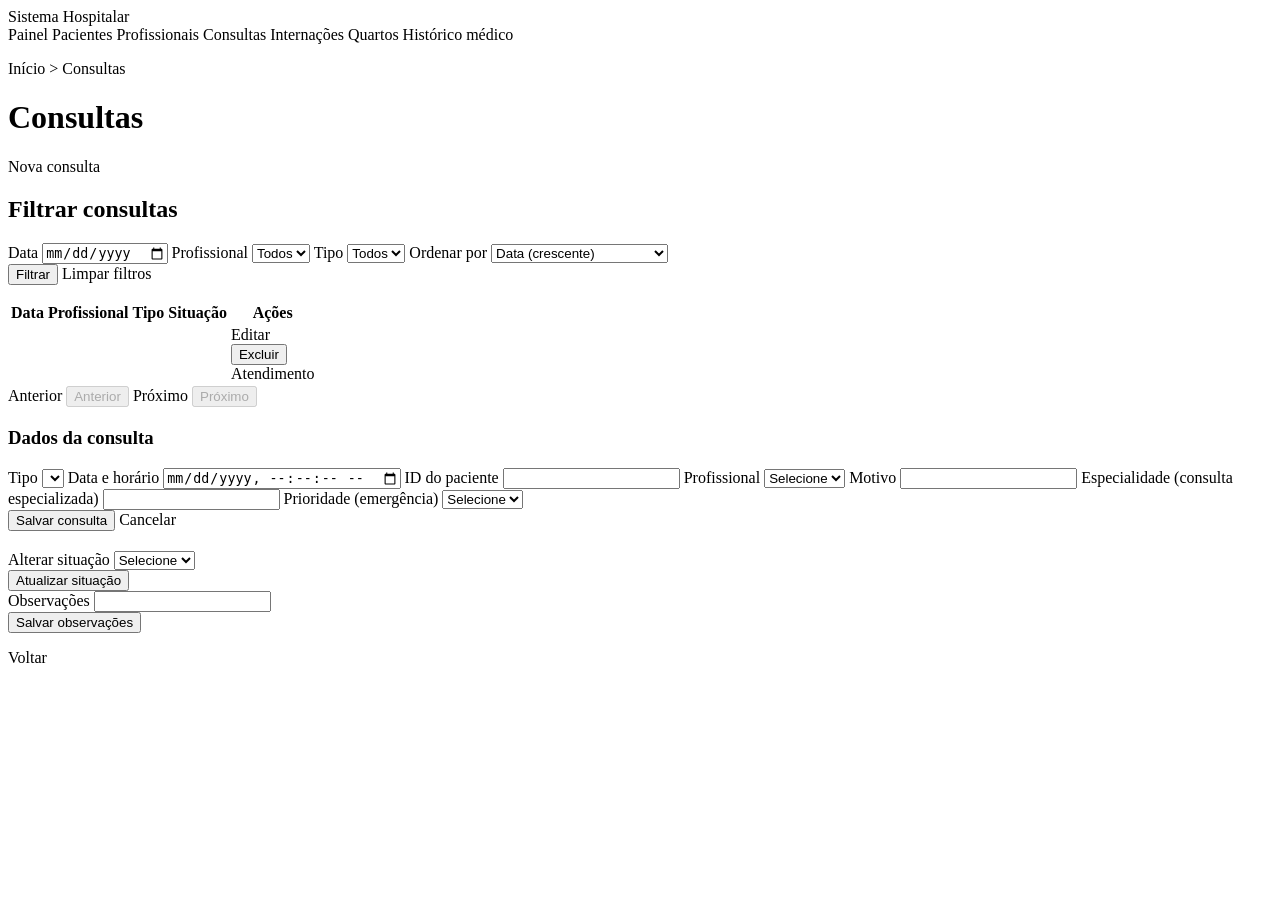
<file: src/main/resources/templates/consultas.html>
<!doctype html>
<html lang="pt-BR" xmlns:th="http://www.thymeleaf.org">
    <head>
        <meta charset="UTF-8" />
        <meta name="viewport" content="width=device-width, initial-scale=1.0" />
        <title>Consultas</title>
        <link rel="stylesheet" th:href="@{/css/style.css}" />
    </head>
    <body>
        <header class="cabecalho">
            <div class="cabecalho-interno">
                <a class="marca" th:href="@{/index.html}">Sistema Hospitalar</a>

                <nav id="menu-principal">
                    <a th:href="@{/index.html}">Painel</a>
                    <a th:href="@{/pacientes.html}">Pacientes</a>
                    <a th:href="@{/profissionais.html}">Profissionais</a>
                    <a th:href="@{/consultas.html}" class="ativo">Consultas</a>
                    <a th:href="@{/internacoes.html}">Internações</a>
                    <a th:href="@{/quartos.html}">Quartos</a>
                    <a th:href="@{/historico.html}">Histórico médico</a>
                </nav>
            </div>
        </header>

        <main id="conteudo">
            <p class="caminho">Início &gt; Consultas</p>
            <div class="titulo-pagina">
                <h1>Consultas</h1>
                <a class="botao" th:href="@{/consultas.html/nova} + '#nova-consulta'">Nova consulta</a>
            </div>
            <p id="mensagem" role="status" th:if="${mensagem}" th:text="${mensagem}"></p>
            <p id="erro" role="alert" th:if="${erro}" th:text="${erro}"></p>
            <section class="painel">
                <h2>Filtrar consultas</h2>
                <form id="formulario-filtro" class="filtros" th:action="@{/consultas.html}" method="get">
                    <label for="filtro-data">Data
                        <input type="date" id="filtro-data" name="data" th:value="${filtroData}" />
                    </label>
                    <label for="filtro-profissional">Profissional
                        <select id="filtro-profissional" name="medicoId">
                            <option value="">Todos</option>
                            <option th:each="m : ${medicos}" th:value="${m.id()}" th:selected="${m.id() == filtroMedico}"
                                th:text="${'Médico #' + m.id()}"></option>
                        </select>
                    </label>
                    <label for="filtro-tipo">Tipo
                        <select id="filtro-tipo" name="tipo">
                            <option value="">Todos</option>
                            <option th:each="t : ${tipos}" th:value="${t}" th:selected="${t == filtroTipo}" th:text="${t.descricao}"></option>
                        </select>
                    </label>
                    <label for="filtro-ordem">Ordenar por
                        <select id="filtro-ordem" name="ordem">
                            <option value="data-asc" th:selected="${ordem == 'data-asc'}">Data (crescente)</option>
                            <option value="data-desc" th:selected="${ordem == 'data-desc'}">Data (decrescente)</option>
                            <option value="profissional-asc" th:selected="${ordem == 'profissional-asc'}">Profissional (crescente)</option>
                            <option value="profissional-desc" th:selected="${ordem == 'profissional-desc'}">Profissional (decrescente)</option>
                            <option value="tipo-asc" th:selected="${ordem == 'tipo-asc'}">Tipo (crescente)</option>
                            <option value="tipo-desc" th:selected="${ordem == 'tipo-desc'}">Tipo (decrescente)</option>
                        </select>
                    </label>
                    <input th:if="${filtroSituacao != null}" type="hidden" name="situacao" th:value="${filtroSituacao}" />
                    <div class="botoes">
                        <button type="submit" id="botao-filtrar">Filtrar</button>
                        <a class="botao secundario" id="botao-limpar-filtros" th:href="@{/consultas.html}">Limpar filtros</a>
                    </div>
                </form>
            </section>
            <section>
                <p class="resumo" id="resumo-resultados" th:text="${total == 0 ? 'Nenhuma consulta encontrada.' : 'Exibindo ' + inicio + ' a ' + fim + ' de ' + total + ' consultas'}"></p>
                <div class="tabela-rolavel">
                    <table id="tabela-consultas">
                        <thead>
                            <tr><th>Data</th><th>Profissional</th><th>Tipo</th><th>Situação</th><th>Ações</th></tr>
                        </thead>
                        <tbody>
                            <tr th:each="c : ${consultas}">
                                <td th:text="${#temporals.format(c.dataHora, 'dd/MM/yyyy HH:mm')}"></td>
                                <td th:text="${'Médico #' + c.medico.id()}"></td>
                                <td th:text="${c.tipo.descricao}"></td>
                                <td><span th:class="${c.situacao.name() == 'CANCELADA' || c.situacao.name() == 'NAO_COMPARECEU' ? 'situacao-ocupado' : 'situacao-disponivel'}" th:text="${c.situacao.descricao}"></span></td>
                                <td>
                                    <div class="botoes">
                                        <a th:if="${c.situacao.name() == 'AGENDADA' || c.situacao.name() == 'CONFIRMADA'}" class="botao secundario botao-editar" th:href="@{/consultas.html/editar/{id}(id=${c.id})} + '#nova-consulta'">Editar</a>
                                        <form th:if="${c.situacao.name() != 'EM_ATENDIMENTO' && c.situacao.name() != 'CONCLUIDA'}" th:action="@{/consultas.html/{id}/excluir(id=${c.id})}" method="post" onsubmit="return confirm('Excluir esta consulta?')">
                                            <button type="submit" class="secundario botao-excluir">Excluir</button>
                                        </form>
                                        <a class="botao secundario" th:href="@{/consultas.html/atendimento/{id}(id=${c.id})} + '#atendimento'">Atendimento</a>
                                    </div>
                                </td>
                            </tr>
                        </tbody>
                    </table>
                </div>
                <nav class="paginacao" id="paginacao" aria-label="Paginação das consultas">
                    <a class="botao secundario" id="botao-anterior" th:if="${pagina > 0}" th:href="@{/consultas.html(data=${filtroData},medicoId=${filtroMedico},tipo=${filtroTipo},situacao=${filtroSituacao},ordem=${ordem},pagina=${pagina - 1})}">Anterior</a>
                    <button type="button" class="secundario" id="botao-anterior" th:if="${pagina == 0}" disabled>Anterior</button>
                    <a class="botao secundario" id="botao-proximo" th:if="${pagina < ultimaPagina}" th:href="@{/consultas.html(data=${filtroData},medicoId=${filtroMedico},tipo=${filtroTipo},situacao=${filtroSituacao},ordem=${ordem},pagina=${pagina + 1})}">Próximo</a>
                    <button type="button" class="secundario" id="botao-proximo" th:if="${pagina == ultimaPagina}" disabled>Próximo</button>
                </nav>
            </section>
            <section class="painel" id="nova-consulta" th:if="${formulario != null}">
                <h2 th:text="${formulario.id == null ? 'Nova consulta' : 'Editar consulta #' + formulario.id}"></h2>
                <form id="formulario-consulta" th:action="@{/consultas.html}" th:object="${formulario}" method="post">
                    <input type="hidden" th:field="*{id}" />
                    <input th:if="${formulario.id != null}" type="hidden" name="tipo" th:value="${formulario.tipo}" />
                    <input th:if="${formulario.id != null}" type="hidden" name="prioridade" th:value="${formulario.prioridade}" />
                    <div class="grupo">
                        <h3>Dados da consulta</h3>
                        <label for="tipo">Tipo
                            <select th:field="*{tipo}" th:disabled="${formulario.id != null}" required>
                                <option th:each="t : ${tipos}" th:value="${t}" th:text="${t.descricao}"></option>
                            </select>
                        </label>
                        <label for="dataHora">Data e horário
                            <input type="datetime-local" th:field="*{dataHora}" step="1" required />
                        </label>
                        <label for="pacienteId">ID do paciente
                            <input type="number" th:field="*{pacienteId}" min="1" step="1" required />
                        </label>
                        <label for="medicoId">Profissional
                            <select th:field="*{medicoId}" required>
                                <option value="">Selecione</option>
                                <option th:each="m : ${medicos}" th:value="${m.id()}" th:text="${'Médico #' + m.id() + (m.especialidade() == null ? '' : ' — ' + m.especialidade())}"></option>
                            </select>
                        </label>
                        <label for="motivo">Motivo
                            <input type="text" th:field="*{motivo}" required />
                        </label>
                        <label for="especialidade">Especialidade (consulta especializada)
                            <input type="text" th:field="*{especialidade}" th:readonly="${formulario.id != null}" />
                        </label>
                        <label for="prioridade">Prioridade (emergência)
                            <select th:field="*{prioridade}" th:disabled="${formulario.id != null}">
                                <option value="">Selecione</option>
                                <option th:each="p : ${prioridades}" th:value="${p}" th:text="${p.descricao}"></option>
                            </select>
                        </label>
                    </div>
                    <div class="botoes">
                        <button type="submit" id="botao-salvar">Salvar consulta</button>
                        <a class="botao secundario" th:href="@{/consultas.html}">Cancelar</a>
                    </div>
                </form>
            </section>
            <section class="painel" id="atendimento" th:if="${atendimento != null}">
                <h2 th:text="${'Atendimento da consulta #' + atendimento.id}"></h2>
                <div class="grupo">
                    <p th:text="${'Paciente #' + atendimento.pacienteId}"></p>
                    <p th:text="${'Médico #' + atendimento.medicoId}"></p>
                    <p th:text="${#temporals.format(atendimento.dataHora, 'dd/MM/yyyy HH:mm')}"></p>
                    <p th:text="${atendimento.tipo.descricao}"></p>
                    <p th:text="${atendimento.situacao.descricao}"></p>
                    <p th:text="${atendimento.motivo}"></p>
                    <p th:if="${atendimento.especialidade != null}" th:text="${atendimento.especialidade}"></p>
                    <p th:if="${atendimento.prioridade != null}" th:text="${atendimento.prioridade.descricao}"></p>
                </div>
                <form th:if="${!#lists.isEmpty(proximasSituacoes)}" th:action="@{/consultas.html/{id}/situacao(id=${atendimento.id})}" method="post">
                    <div class="grupo">
                        <label for="situacao">Alterar situação
                            <select name="situacao" id="situacao" required>
                                <option value="">Selecione</option>
                                <option th:each="s : ${proximasSituacoes}" th:value="${s}" th:text="${s.descricao}"></option>
                            </select>
                        </label>
                        <div class="botoes"><button type="submit">Atualizar situação</button></div>
                    </div>
                </form>
                <form th:if="${permiteObservacoes}" th:action="@{/consultas.html/{id}/observacoes(id=${atendimento.id})}" method="post">
                    <div class="grupo">
                        <label for="observacoes">Observações
                            <input type="text" id="observacoes" name="observacoes" th:value="${observacoes}" required />
                        </label>
                        <div class="botoes"><button type="submit">Salvar observações</button></div>
                    </div>
                </form>
                <p th:unless="${permiteObservacoes}" th:text="${atendimento.observacoes}"></p>
                <a class="botao secundario" th:href="@{/consultas.html}">Voltar</a>
            </section>
        </main>
    </body>
</html>
</file>
<file: src/css/style.css>
:root {
    --azul: #1b4f8a;
    --azul-escuro: #143a66;
    --fundo: #eef0f3;
    --borda: #c5cbd3;
    --texto: #222a33;
    --texto-suave: #59636e;
}

* {
    box-sizing: border-box;
}

body {
    margin: 0;
    font-family: Arial, sans-serif;
    font-size: 15px;
    line-height: 1.5;
    color: var(--texto);
    background: var(--fundo);
}

a {
    color: var(--azul);
}

a:focus-visible,
button:focus-visible,
input:focus-visible,
select:focus-visible {
    outline: 3px solid #f2b84b;
    outline-offset: 2px;
}

.cabecalho {
    background: var(--azul-escuro);
    box-shadow: 0 1px 3px rgba(0, 0, 0, 0.25);
}

.cabecalho-interno {
    max-width: 1100px;
    margin: 0 auto;
    padding: 0 16px;
    display: flex;
    flex-wrap: wrap;
    align-items: stretch;
    column-gap: 32px;
}

.marca {
    display: flex;
    align-items: center;
    padding: 10px 0;
    color: #fff;
    font-size: 1.1rem;
    font-weight: 600;
    text-decoration: none;
}

#menu-principal {
    display: flex;
    gap: 2px;
    overflow-x: auto;
}

#menu-principal a {
    display: flex;
    align-items: center;
    padding: 0 14px;
    min-height: 52px;
    color: #cddcee;
    font-size: 0.95rem;
    text-decoration: none;
    white-space: nowrap;
    border-bottom: 3px solid transparent;
}

#menu-principal a:hover {
    color: #fff;
    background: rgba(255, 255, 255, 0.08);
}

#menu-principal a.ativo {
    color: #fff;
    background: rgba(255, 255, 255, 0.12);
    border-bottom-color: #fff;
}

#menu-principal a:focus-visible {
    outline-offset: -3px;
}

#conteudo {
    max-width: 1100px;
    margin: 0 auto;
    padding: 16px;
}

.caminho {
    margin: 4px 0 12px;
    font-size: 0.85rem;
    color: var(--texto-suave);
}

.titulo-pagina {
    display: flex;
    justify-content: space-between;
    align-items: center;
    gap: 12px;
    margin-bottom: 12px;
}

h1 {
    margin: 0;
    font-size: 1.45rem;
    font-weight: 600;
}

h2 {
    margin: 0 0 12px;
    font-size: 1.05rem;
    font-weight: 600;
}

.painel {
    margin-bottom: 16px;
    padding: 16px;
    background: #fff;
    border: 1px solid var(--borda);
}

.filtros {
    display: grid;
    grid-template-columns: repeat(auto-fit, minmax(180px, 1fr));
    gap: 12px;
    align-items: end;
}

label {
    display: flex;
    flex-direction: column;
    gap: 3px;
    font-size: 0.88rem;
}

input,
select {
    padding: 6px 8px;
    font-family: inherit;
    font-size: inherit;
    border: 1px solid #8c96a3;
    border-radius: 2px;
    background: #fff;
}

.botoes {
    display: flex;
    flex-wrap: wrap;
    gap: 8px;
}

button,
.botao {
    display: inline-block;
    padding: 6px 14px;
    font-family: inherit;
    font-size: inherit;
    color: #fff;
    text-decoration: none;
    border: 1px solid var(--azul);
    border-radius: 2px;
    background: var(--azul);
    cursor: pointer;
}

button.secundario,
.botao.secundario {
    color: var(--azul);
    background: #fff;
}

.resumo {
    margin: 0 0 8px;
    font-size: 0.88rem;
    color: var(--texto-suave);
}

.tabela-rolavel {
    overflow-x: auto;
}

table {
    width: 100%;
    border-collapse: collapse;
    background: #fff;
}

th,
td {
    padding: 7px 10px;
    border: 1px solid var(--borda);
    text-align: left;
    font-size: 0.9rem;
    white-space: nowrap;
}

th {
    background: #e3e7ec;
    font-weight: 600;
}

tbody tr:hover {
    background: #e8f0f9;
}

@media (max-width: 800px) {
<<<<<<< HEAD
    #menu-principal {
        width: 100%;
    }

    .titulo-pagina {
        flex-direction: column;
        align-items: flex-start;
    }

    #conteudo {
        padding: 12px;
    }
=======
  #menu-principal {
    width: 100%;
  }

  .titulo-pagina {
    flex-direction: column;
    align-items: flex-start;
  }

  #conteudo {
    padding: 12px;
  }
>>>>>>> 454d1aebca85de24bd17523d9b12a27ae9dbb328
}

td button,
td .botao {
    padding: 2px 8px;
    font-size: 0.82rem;
}

button:disabled {
    opacity: 0.5;
    cursor: not-allowed;
}

.paginacao {
    display: flex;
    gap: 8px;
    margin: 10px 0 16px;
}

.grupo {
    display: grid;
    grid-template-columns: repeat(auto-fit, minmax(200px, 1fr));
    gap: 12px;
    margin: 0 0 14px;
    padding: 12px;
    border: 1px solid var(--borda);
}

.grupo h3 {
    grid-column: 1/-1;
    margin: 0;
    font-size: 1rem;
}

.largura-total {
    grid-column: 1/-1;
}

.dados-paciente {
    display: grid;
    grid-template-columns: repeat(auto-fit, minmax(180px, 1fr));
    gap: 12px 16px;
    margin: 0;
}

.dados-paciente p {
    margin: 0;
    font-weight: 500;
}

.lista-informacoes {
    margin: 0;
    padding-left: 18px;
}

.lista-informacoes li {
    margin-bottom: 4px;
}

.situacao-disponivel {
    color: #1e6b3a;
    font-weight: 600;
}

.situacao-ocupado {
    color: #a32424;
    font-weight: 600;
}

.somente-leitor {
  position: absolute;
  width: 1px;
  height: 1px;
  margin: -1px;
  padding: 0;
  overflow: hidden;
  clip: rect(0, 0, 0, 0);
  white-space: nowrap;
  border: 0;
}

th:first-child,
td:first-child {
  width: 40%;
}

.abas {
  display: flex;
  gap: 4px;
  margin: -16px -16px 16px;
  padding: 8px 16px 0;
  background: #e3e7ec;
  border-bottom: 1px solid var(--borda);
}

button.aba {
  padding: 8px 18px;
  color: var(--texto);
  background: transparent;
  border: 1px solid transparent;
  border-bottom: none;
  border-radius: 2px 2px 0 0;
}

button.aba:hover {
  background: #f4f6f8;
}

button.aba.ativa {
  position: relative;
  top: 1px;
  color: var(--azul-escuro);
  font-weight: 600;
  background: #fff;
  border-color: var(--borda);
}

[hidden] {
  display: none !important;
}
</file>
<file: style.css>
:root {
  --azul: #1b4f8a;
  --azul-escuro: #143a66;
  --fundo: #eef0f3;
  --borda: #c5cbd3;
  --texto: #222a33;
  --texto-suave: #59636e;
}
* {
  box-sizing: border-box;
}
body {
  margin: 0;
  font-family: Arial, sans-serif;
  font-size: 15px;
  line-height: 1.5;
  color: var(--texto);
  background: var(--fundo);
}
a {
  color: var(--azul);
}
a:focus-visible,
button:focus-visible,
input:focus-visible,
select:focus-visible {
  outline: 3px solid #f2b84b;
  outline-offset: 2px;
}
.cabecalho {
  background: var(--azul-escuro);
  box-shadow: 0 1px 3px rgba(0, 0, 0, 0.25);
}
.cabecalho-interno {
  max-width: 1100px;
  margin: 0 auto;
  padding: 0 16px;
  display: flex;
  flex-wrap: wrap;
  align-items: stretch;
  column-gap: 32px;
}
.marca {
  display: flex;
  align-items: center;
  gap: 10px;
  padding: 10px 0;
  color: #fff;
  text-decoration: none;
}
.marca-simbolo {
  position: relative;
  flex: none;
  width: 30px;
  height: 30px;
  border-radius: 6px;
  background: #fff;
}
.marca-simbolo::before,
.marca-simbolo::after {
  content: "";
  position: absolute;
  background: var(--azul);
  border-radius: 1px;
}
.marca-simbolo::before {
  left: 7px;
  right: 7px;
  top: 13px;
  height: 4px;
}
.marca-simbolo::after {
  top: 7px;
  bottom: 7px;
  left: 13px;
  width: 4px;
}
.marca-texto {
  display: flex;
  flex-direction: column;
  line-height: 1.15;
}
.marca-texto strong {
  font-size: 1.05rem;
  font-weight: 600;
}
.marca-subtitulo {
  font-size: 0.75rem;
  color: #a9c3e0;
}
#menu-principal {
  display: flex;
  gap: 2px;
  overflow-x: auto;
}
#menu-principal a {
  display: flex;
  align-items: center;
  padding: 0 14px;
  min-height: 52px;
  color: #cddcee;
  font-size: 0.95rem;
  text-decoration: none;
  white-space: nowrap;
  border-bottom: 3px solid transparent;
}
#menu-principal a:hover {
  color: #fff;
  background: rgba(255, 255, 255, 0.08);
}
#menu-principal a.ativo {
  color: #fff;
  background: rgba(255, 255, 255, 0.12);
  border-bottom-color: #fff;
}
#menu-principal a:focus-visible {
  outline-offset: -3px;
}
#conteudo {
  max-width: 1100px;
  margin: 0 auto;
  padding: 16px;
}
.caminho {
  margin: 4px 0 12px;
  font-size: 0.85rem;
  color: var(--texto-suave);
}
.titulo-pagina {
  display: flex;
  justify-content: space-between;
  align-items: center;
  gap: 12px;
  margin-bottom: 12px;
}
h1 {
  margin: 0;
  font-size: 1.45rem;
  font-weight: 600;
}
h2 {
  margin: 0 0 12px;
  font-size: 1.05rem;
  font-weight: 600;
}
.painel {
  margin-bottom: 16px;
  padding: 16px;
  background: #fff;
  border: 1px solid var(--borda);
}
.filtros {
  display: grid;
  grid-template-columns: repeat(auto-fit, minmax(180px, 1fr));
  gap: 12px;
  align-items: end;
}
label {
  display: flex;
  flex-direction: column;
  gap: 3px;
  font-size: 0.88rem;
}
input,
select {
  padding: 6px 8px;
  font-family: inherit;
  font-size: inherit;
  border: 1px solid #8c96a3;
  border-radius: 2px;
  background: #fff;
}
.botoes {
  display: flex;
  flex-wrap: wrap;
  gap: 8px;
}
button,
.botao {
  display: inline-block;
  padding: 6px 14px;
  font-family: inherit;
  font-size: inherit;
  color: #fff;
  text-decoration: none;
  border: 1px solid var(--azul);
  border-radius: 2px;
  background: var(--azul);
  cursor: pointer;
}
button.secundario,
.botao.secundario {
  color: var(--azul);
  background: #fff;
}
.resumo {
  margin: 0 0 8px;
  font-size: 0.88rem;
  color: var(--texto-suave);
}
.tabela-rolavel {
  overflow-x: auto;
}
table {
  width: 100%;
  border-collapse: collapse;
  background: #fff;
}
th,
td {
  padding: 7px 10px;
  border: 1px solid var(--borda);
  text-align: left;
  font-size: 0.9rem;
  white-space: nowrap;
}
th {
  background: #e3e7ec;
  font-weight: 600;
}
tbody tr:hover {
  background: #e8f0f9;
}
@media (max-width: 800px) {
  #menu-principal {
    width: 100%;
  }
  .titulo-pagina {
    flex-direction: column;
    align-items: flex-start;
  }
  #conteudo {
    padding: 12px;
  }
}
td button,
td .botao {
  padding: 2px 8px;
  font-size: 0.82rem;
}
button:disabled {
  opacity: 0.5;
  cursor: not-allowed;
}
.paginacao {
  display: flex;
  gap: 8px;
  margin: 10px 0 16px;
}
.grupo {
  display: grid;
  grid-template-columns: repeat(auto-fit, minmax(200px, 1fr));
  gap: 12px;
  margin: 0 0 14px;
  padding: 12px;
  border: 1px solid var(--borda);
}
.grupo h3 {
  grid-column: 1/-1;
  margin: 0;
  font-size: 1rem;
}
.largura-total {
  grid-column: 1/-1;
}
.dados-paciente {
  display: grid;
  grid-template-columns: repeat(auto-fit, minmax(180px, 1fr));
  gap: 12px 16px;
  margin: 0;
}
.dados-paciente p {
  margin: 0;
  font-weight: 500;
}
.lista-informacoes {
  margin: 0;
  padding-left: 18px;
}
.lista-informacoes li {
  margin-bottom: 4px;
}
</file>
